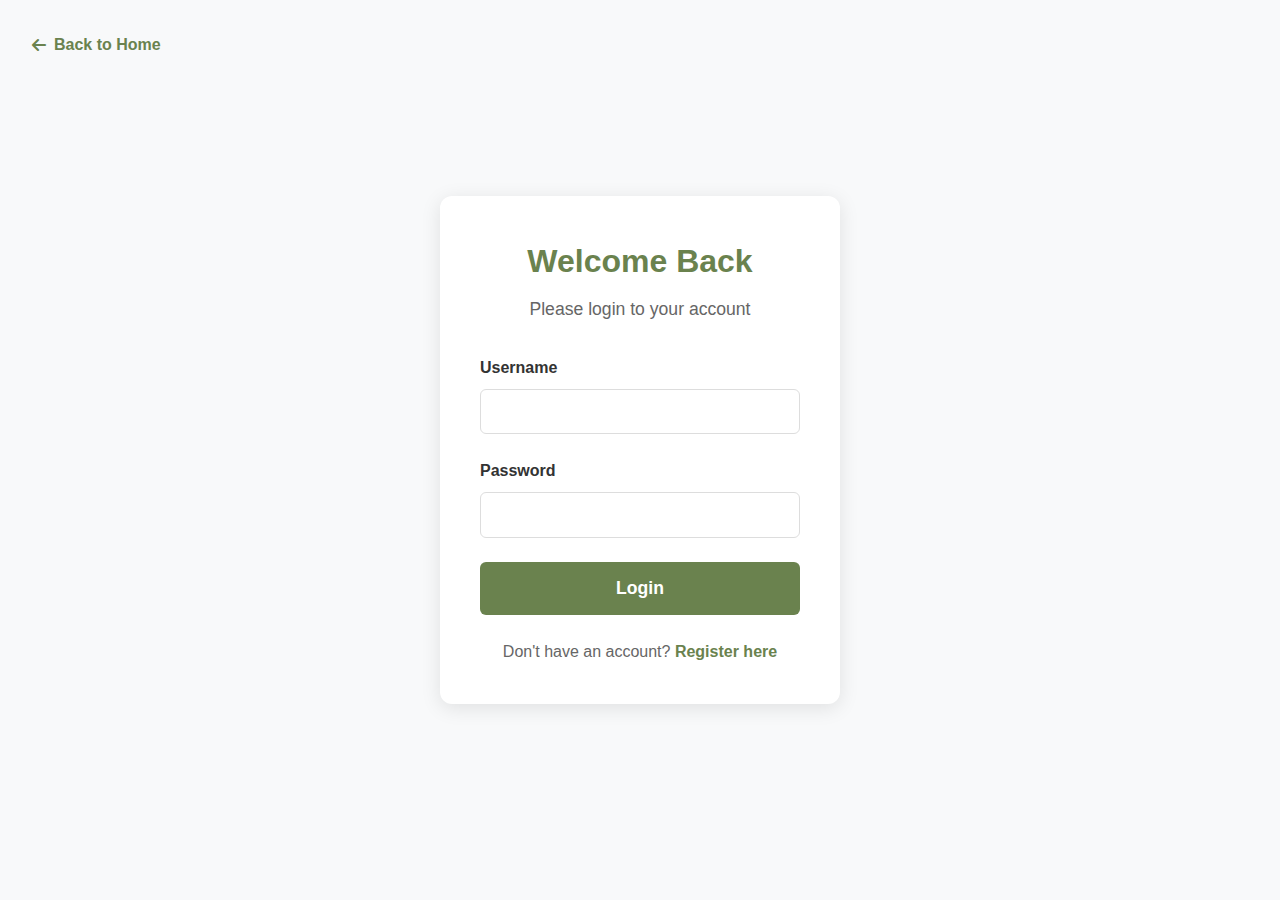
<file: login.html>
<!DOCTYPE html>
<html lang="en">
<head>
    <meta charset="UTF-8">
    <meta name="viewport" content="width=device-width, initial-scale=1.0">
    <title>Login - Capy Shop</title>
    <link rel="stylesheet" href="styles.css">
    <link rel="stylesheet" href="https://cdnjs.cloudflare.com/ajax/libs/font-awesome/6.0.0/css/all.min.css">
    <style>
        .auth-page {
            min-height: 100vh;
            display: flex;
            align-items: center;
            justify-content: center;
            background-color: #f8f9fa;
        }
        .auth-container {
            background: white;
            padding: 2.5rem;
            border-radius: 12px;
            box-shadow: 0 4px 20px rgba(0,0,0,0.1);
            width: 100%;
            max-width: 400px;
        }
        .auth-header {
            text-align: center;
            margin-bottom: 2rem;
        }
        .auth-header h1 {
            color: #6a824e;
            font-size: 2rem;
            margin-bottom: 0.5rem;
        }
        .auth-header p {
            color: #666;
            font-size: 1.1rem;
        }
        .auth-form .form-group {
            margin-bottom: 1.5rem;
        }
        .auth-form label {
            display: block;
            margin-bottom: 0.5rem;
            color: #333;
            font-weight: 600;
        }
        .auth-form input {
            width: 100%;
            padding: 0.8rem;
            border: 1px solid #ddd;
            border-radius: 6px;
            font-size: 1rem;
            transition: border-color 0.3s ease;
        }
        .auth-form input:focus {
            border-color: #6a824e;
            outline: none;
            box-shadow: 0 0 0 3px rgba(106, 130, 78, 0.1);
        }
        .auth-submit {
            width: 100%;
            padding: 1rem;
            background-color: #6a824e;
            color: white;
            border: none;
            border-radius: 6px;
            font-size: 1.1rem;
            font-weight: 600;
            cursor: pointer;
            transition: background-color 0.3s ease;
        }
        .auth-submit:hover {
            background-color: #556b3a;
        }
        .auth-footer {
            text-align: center;
            margin-top: 1.5rem;
            color: #666;
        }
        .auth-footer a {
            color: #6a824e;
            text-decoration: none;
            font-weight: 600;
        }
        .auth-footer a:hover {
            text-decoration: underline;
        }
        .back-home {
            position: absolute;
            top: 2rem;
            left: 2rem;
            color: #6a824e;
            text-decoration: none;
            font-weight: 600;
            display: flex;
            align-items: center;
            gap: 0.5rem;
        }
        .back-home:hover {
            color: #556b3a;
        }
    </style>
</head>
<body>
                    <a href="Index.html" class="back-home">
        <i class="fas fa-arrow-left"></i>
        Back to Home
    </a>
    
    <div class="auth-page">
        <div class="auth-container">
            <div class="auth-header">
                <h1>Welcome Back</h1>
                <p>Please login to your account</p>
            </div>
            <form class="auth-form" id="login-form">
                <div class="form-group">
                    <label for="username">Username</label>
                    <input type="text" id="username" name="username" required>
                </div>
                <div class="form-group">
                    <label for="password">Password</label>
                    <input type="password" id="password" name="password" required>
                </div>
                <button type="submit" class="auth-submit">Login</button>
            </form>
            <div class="auth-footer">
                <p>Don't have an account? <a href="register.html">Register here</a></p>
            </div>
        </div>
    </div>

    <script>
    // ====== STORAGE UTILS ======
    function getItem(key, fallback = null) {
        const value = localStorage.getItem(key);
        if (value === null || value === undefined) return fallback;
        try {
            return JSON.parse(value);
        } catch {
            return fallback;
        }
    }
    function setItem(key, value) { localStorage.setItem(key, JSON.stringify(value)); }
    function getUsers() { return getItem('users', []); }
    function setUsers(users) { setItem('users', users); }
    function getCurrentUser() { return getItem('currentUser', null); }
    function setCurrentUser(user) { setItem('currentUser', user); }

    // Đảm bảo luôn có tài khoản admin mặc định
    (function ensureAdminAccount() {
        const users = getUsers();
        const adminExists = users.some(u => u.username === "admin" && u.role === "admin");
        if (!adminExists) {
            users.push({
                username: "admin",
                password: "admin123",
                role: "admin"
            });
            setUsers(users);
        }
    })();

    // Đăng nhập user
    function loginUser(username, password) {
        const users = getUsers();
        const user = users.find(u => u.username === username && u.password === password);
        if (user) {
            // Đảm bảo user có đầy đủ thông tin
            const userWithDefaults = {
                ...user,
                registrationDate: user.registrationDate || new Date().toISOString()
            };
            setCurrentUser(userWithDefaults);
            return true;
        }
        return false;
    }
    // ... existing code ...
    // Form submission handler
    document.getElementById('login-form').addEventListener('submit', function(e) {
        e.preventDefault();
        
        const username = document.getElementById('username').value;
        const password = document.getElementById('password').value;
        
        if (!username || !password) {
            alert('Please enter both username and password');
            return;
        }
        
        if (loginUser(username, password)) {
            // Nếu là admin, chuyển hướng đến trang admin.html
            const user = getCurrentUser();
            if (user && user.role === 'admin') {
                window.location.href = 'admin.html';
            } else {
                window.location.href = 'Index.html';
            }
        } else {
            alert('Invalid username or password!');
        }
    });
    
    // Lắng nghe sự kiện storage để đồng bộ user
    window.addEventListener('storage', function(e) {
        if (["users","currentUser"].includes(e.key)) {
            // Nếu có UI user, cập nhật lại
        }
    });
    
    // Tự động điền và đăng nhập nếu có username & password trên URL
    (function autoLoginFromURL() {
        const params = new URLSearchParams(window.location.search);
        const username = params.get('username');
        const password = params.get('password');
        if (username && password) {
            document.getElementById('username').value = username;
            document.getElementById('password').value = password;
            // Thử đăng nhập tự động
            if (loginUser(username, password)) {
                // Nếu là admin, chuyển hướng đến trang admin.html
                const user = getCurrentUser();
                if (user && user.role === 'admin') {
                    window.location.href = 'admin.html';
                } else {
                    window.location.href = 'Index.html';
                }
            } else {
                alert('Sai tài khoản hoặc mật khẩu!');
            }
        }
    })();
    </script>
</body>
</html>
</file>
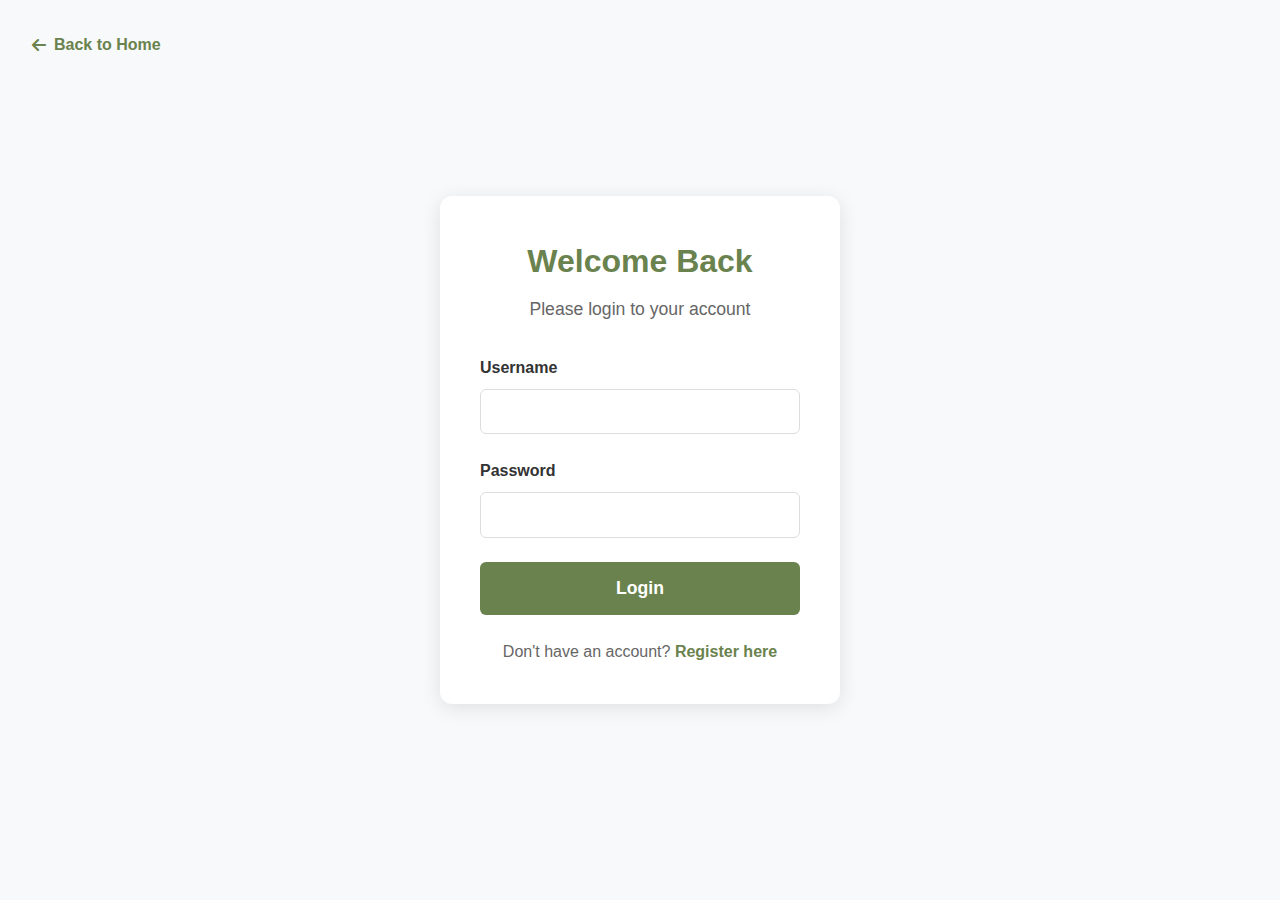
<file: profile.html>
<!DOCTYPE html>
<html lang="en">
<head>
    <meta charset="UTF-8">
    <meta name="viewport" content="width=device-width, initial-scale=1.0">
    <title>Profile - Capy Shop</title>
    <link rel="stylesheet" href="styles.css">
    <link rel="stylesheet" href="https://cdnjs.cloudflare.com/ajax/libs/font-awesome/6.0.0/css/all.min.css">
    <style>
        .profile-page {
            min-height: 100vh;
            background: linear-gradient(135deg, #f8f9fa 0%, #e9ecef 100%);
            padding-top: 80px;
        }
        
        .profile-container {
            max-width: 1000px;
            margin: 0 auto;
            padding: 2rem;
        }
        
        .profile-header {
            background: linear-gradient(135deg, #2c5aa0, #1e3c72);
            color: white;
            padding: 3rem 2rem;
            border-radius: 20px;
            margin-bottom: 2rem;
            text-align: center;
            position: relative;
            overflow: hidden;
        }
        
        .profile-header::before {
            content: '';
            position: absolute;
            top: 0;
            left: 0;
            right: 0;
            bottom: 0;
            background: url('data:image/svg+xml,<svg xmlns="http://www.w3.org/2000/svg" viewBox="0 0 100 100"><defs><pattern id="grain" width="100" height="100" patternUnits="userSpaceOnUse"><circle cx="50" cy="50" r="1" fill="rgba(255,255,255,0.1)"/></pattern></defs><rect width="100" height="100" fill="url(%23grain)"/></svg>');
            opacity: 0.3;
        }
        
        .profile-avatar {
            width: 120px;
            height: 120px;
            background: linear-gradient(135deg, #f4d03f, #f39c12);
            border-radius: 50%;
            display: flex;
            align-items: center;
            justify-content: center;
            margin: 0 auto 1.5rem;
            font-size: 3rem;
            color: #2c3e50;
            border: 4px solid rgba(255, 255, 255, 0.3);
            position: relative;
            z-index: 2;
        }
        
        .profile-name {
            font-size: 2.5rem;
            font-weight: 700;
            margin-bottom: 0.5rem;
            position: relative;
            z-index: 2;
        }
        
        .profile-email {
            font-size: 1.2rem;
            opacity: 0.9;
            position: relative;
            z-index: 2;
        }
        
        .profile-stats {
            display: grid;
            grid-template-columns: repeat(auto-fit, minmax(200px, 1fr));
            gap: 1.5rem;
            margin-bottom: 2rem;
        }
        
        .stat-card {
            background: white;
            padding: 1.5rem;
            border-radius: 15px;
            box-shadow: 0 8px 25px rgba(0, 0, 0, 0.1);
            text-align: center;
            border: 1px solid rgba(44, 90, 160, 0.1);
            transition: all 0.3s ease;
        }
        
        .stat-card:hover {
            transform: translateY(-5px);
            box-shadow: 0 15px 35px rgba(44, 90, 160, 0.15);
        }
        
        .stat-icon {
            font-size: 2.5rem;
            color: #2c5aa0;
            margin-bottom: 1rem;
        }
        
        .stat-number {
            font-size: 2rem;
            font-weight: 700;
            color: #2c5aa0;
            margin-bottom: 0.5rem;
        }
        
        .stat-label {
            color: #666;
            font-size: 1rem;
        }
        
        .profile-sections {
            display: grid;
            grid-template-columns: 1fr 1fr;
            gap: 2rem;
        }
        
        .profile-section {
            background: white;
            border-radius: 15px;
            padding: 2rem;
            box-shadow: 0 8px 25px rgba(0, 0, 0, 0.1);
            border: 1px solid rgba(44, 90, 160, 0.1);
        }
        
        .section-header {
            display: flex;
            align-items: center;
            gap: 1rem;
            margin-bottom: 1.5rem;
            padding-bottom: 1rem;
            border-bottom: 2px solid rgba(44, 90, 160, 0.1);
        }
        
        .section-icon {
            font-size: 1.5rem;
            color: #2c5aa0;
        }
        
        .section-title {
            font-size: 1.5rem;
            font-weight: 600;
            color: #2c5aa0;
        }
        
        .info-grid {
            display: grid;
            gap: 1rem;
        }
        
        .info-item {
            display: flex;
            justify-content: space-between;
            align-items: center;
            padding: 1rem;
            background: rgba(44, 90, 160, 0.05);
            border-radius: 8px;
            border: 1px solid rgba(44, 90, 160, 0.1);
        }
        
        .info-label {
            font-weight: 600;
            color: #333;
        }
        
        .info-value {
            color: #666;
            text-align: right;
        }
        
        .action-buttons {
            display: flex;
            gap: 1rem;
            margin-top: 2rem;
        }
        
        .btn {
            padding: 0.8rem 1.5rem;
            border: none;
            border-radius: 8px;
            font-weight: 600;
            cursor: pointer;
            transition: all 0.3s ease;
            display: flex;
            align-items: center;
            gap: 0.5rem;
            text-decoration: none;
        }
        
        .btn-primary {
            background: linear-gradient(135deg, #2c5aa0, #1e3c72);
            color: white;
            box-shadow: 0 4px 12px rgba(44, 90, 160, 0.3);
        }
        
        .btn-primary:hover {
            background: linear-gradient(135deg, #1e3c72, #152a4a);
            transform: translateY(-2px);
            box-shadow: 0 6px 20px rgba(44, 90, 160, 0.4);
        }
        
        .btn-secondary {
            background: linear-gradient(135deg, #6c757d, #495057);
            color: white;
            box-shadow: 0 4px 12px rgba(108, 117, 125, 0.3);
        }
        
        .btn-secondary:hover {
            background: linear-gradient(135deg, #495057, #343a40);
            transform: translateY(-2px);
            box-shadow: 0 6px 20px rgba(108, 117, 125, 0.4);
        }
        
        .btn-danger {
            background: linear-gradient(135deg, #ff6b6b, #ee5a52);
            color: white;
            box-shadow: 0 4px 12px rgba(255, 107, 107, 0.3);
        }
        
        .btn-danger:hover {
            background: linear-gradient(135deg, #ee5a52, #d63031);
            transform: translateY(-2px);
            box-shadow: 0 6px 20px rgba(255, 107, 107, 0.4);
        }
        
        .back-btn {
            position: fixed;
            top: 2rem;
            left: 2rem;
            background: rgba(255, 255, 255, 0.9);
            color: #2c5aa0;
            padding: 0.8rem 1.2rem;
            border-radius: 25px;
            text-decoration: none;
            font-weight: 600;
            box-shadow: 0 4px 12px rgba(0, 0, 0, 0.1);
            transition: all 0.3s ease;
            z-index: 1000;
        }
        
        .back-btn:hover {
            background: white;
            transform: translateY(-2px);
            box-shadow: 0 6px 20px rgba(0, 0, 0, 0.15);
        }
        
        @media (max-width: 768px) {
            .profile-container {
                padding: 1rem;
            }
            
            .profile-sections {
                grid-template-columns: 1fr;
                gap: 1rem;
            }
            
            .profile-stats {
                grid-template-columns: repeat(2, 1fr);
            }
            
            .action-buttons {
                flex-direction: column;
            }
            
            .back-btn {
                position: relative;
                top: auto;
                left: auto;
                margin-bottom: 1rem;
                display: inline-block;
            }
        }
        
        @media (max-width: 480px) {
            .profile-stats {
                grid-template-columns: 1fr;
            }
            
            .profile-name {
                font-size: 2rem;
            }
            
            .profile-avatar {
                width: 100px;
                height: 100px;
                font-size: 2.5rem;
            }
        }
    </style>
</head>
<body>
                    <a href="Index.html" class="back-btn">
        <i class="fas fa-arrow-left"></i> Back to Home
    </a>
    
    <div class="profile-page">
        <div class="profile-container">
            <div class="profile-header">
                <div class="profile-avatar">
                    <i class="fas fa-user"></i>
                </div>
                <h1 class="profile-name" id="profile-name">Loading...</h1>
                <p class="profile-email" id="profile-email">Loading...</p>
            </div>
            
            <div class="profile-stats">
                <div class="stat-card">
                    <div class="stat-icon">
                        <i class="fas fa-shopping-cart"></i>
                    </div>
                    <div class="stat-number" id="total-orders">0</div>
                    <div class="stat-label">Total Orders</div>
                </div>
                <div class="stat-card">
                    <div class="stat-icon">
                        <i class="fas fa-calendar-alt"></i>
                    </div>
                    <div class="stat-number" id="member-since">-</div>
                    <div class="stat-label">Member Since</div>
                </div>
                <div class="stat-card">
                    <div class="stat-icon">
                        <i class="fas fa-star"></i>
                    </div>
                    <div class="stat-number">Gold</div>
                    <div class="stat-label">Membership</div>
                </div>
                <div class="stat-card">
                    <div class="stat-icon">
                        <i class="fas fa-gift"></i>
                    </div>
                    <div class="stat-number">5</div>
                    <div class="stat-label">Reward Points</div>
                </div>
            </div>
            
            <div class="profile-sections">
                <div class="profile-section">
                    <div class="section-header">
                        <i class="fas fa-user-edit section-icon"></i>
                        <h2 class="section-title">Personal Information</h2>
                    </div>
                    <div class="info-grid" id="personal-info">
                        <!-- Personal info will be loaded here -->
                    </div>
                </div>
                
                <div class="profile-section">
                    <div class="section-header">
                        <i class="fas fa-map-marker-alt section-icon"></i>
                        <h2 class="section-title">Address Information</h2>
                    </div>
                    <div class="info-grid" id="address-info">
                        <!-- Address info will be loaded here -->
                    </div>
                </div>
            </div>
            
            <div class="action-buttons">
                <button class="btn btn-primary" onclick="editProfile()">
                    <i class="fas fa-edit"></i> Edit Profile
                </button>
                <button class="btn btn-secondary" onclick="changePassword()">
                    <i class="fas fa-key"></i> Change Password
                </button>
                <button class="btn btn-danger" onclick="logout()">
                    <i class="fas fa-sign-out-alt"></i> Logout
                </button>
            </div>
        </div>
    </div>

    <script>
    // ====== STORAGE UTILS ======
    function getItem(key, fallback = null) {
        const value = localStorage.getItem(key);
        if (value === null || value === undefined) return fallback;
        try {
            return JSON.parse(value);
        } catch {
            return fallback;
        }
    }
    function setItem(key, value) { localStorage.setItem(key, JSON.stringify(value)); }
    function getUsers() { return getItem('users', []); }
    function setUsers(users) { setItem('users', users); }
    function getCurrentUser() { return getItem('currentUser', null); }
    function setCurrentUser(user) { setItem('currentUser', user); }
    function getOrders() { return getItem('orders', []); }
    function setOrders(orders) { setItem('orders', orders); }
    function getSettings() { return getItem('settings', {}); }
    function setSettings(settings) { setItem('settings', settings); }
    // ... existing code ...
    // Load user profile data
    function loadProfile() {
        const currentUser = getCurrentUser();
        if (!currentUser) {
            alert('Please login to view your profile');
            window.location.href = 'login.html';
            return;
        }
        
        // Update header information
        document.getElementById('profile-name').textContent = 
            currentUser.fullName || currentUser.username || 'User';
        document.getElementById('profile-email').textContent = 
            currentUser.email || 'No email provided';
        
        // Update member since
        const registrationDate = currentUser.registrationDate || new Date().toISOString();
        if (registrationDate) {
            const date = new Date(registrationDate);
            const months = ['Jan', 'Feb', 'Mar', 'Apr', 'May', 'Jun', 
                          'Jul', 'Aug', 'Sep', 'Oct', 'Nov', 'Dec'];
            document.getElementById('member-since').textContent = 
                `${months[date.getMonth()]} ${date.getFullYear()}`;
        }
        
        // Load personal information
        const personalInfo = document.getElementById('personal-info');
        personalInfo.innerHTML = `
            <div class="info-item">
                <span class="info-label">Full Name</span>
                <span class="info-value">${currentUser.fullName || 'N/A'}</span>
            </div>
            <div class="info-item">
                <span class="info-label">Email</span>
                <span class="info-value">${currentUser.email || 'N/A'}</span>
            </div>
            <div class="info-item">
                <span class="info-label">Phone</span>
                <span class="info-value">${currentUser.phone || 'N/A'}</span>
            </div>
            <div class="info-item">
                <span class="info-label">Date of Birth</span>
                <span class="info-value">${currentUser.dateOfBirth ? new Date(currentUser.dateOfBirth).toLocaleDateString() : 'N/A'}</span>
            </div>
            <div class="info-item">
                <span class="info-label">Newsletter</span>
                <span class="info-value">${currentUser.newsletter ? 'Subscribed' : 'Not Subscribed'}</span>
            </div>
        `;
        
        // Load address information
        const addressInfo = document.getElementById('address-info');
        addressInfo.innerHTML = `
            <div class="info-item">
                <span class="info-label">Address</span>
                <span class="info-value">${currentUser.address || 'N/A'}</span>
            </div>
            <div class="info-item">
                <span class="info-label">City</span>
                <span class="info-value">${currentUser.city || 'N/A'}</span>
            </div>
            <div class="info-item">
                <span class="info-label">Country</span>
                <span class="info-value">${currentUser.country || 'N/A'}</span>
            </div>
        `;
    }
    // ... existing code ...
    // Edit profile function
    function editProfile() {
        alert('Edit profile feature coming soon!');
    }
    
    // Change password function
    function changePassword() {
        alert('Change password feature coming soon!');
    }
    
    // Logout function
    function logout() {
        if (confirm('Are you sure you want to logout?')) {
            setCurrentUser(null);
            window.location.href = 'Index.html';
        }
    }
    
    // Lắng nghe sự kiện storage để đồng bộ profile
    window.addEventListener('storage', function(e) {
        if (["currentUser","users","orders","settings"].includes(e.key)) {
            loadProfile();
        }
    });
    
    document.addEventListener('DOMContentLoaded', loadProfile);
    </script>
</body>
</html>
</file>
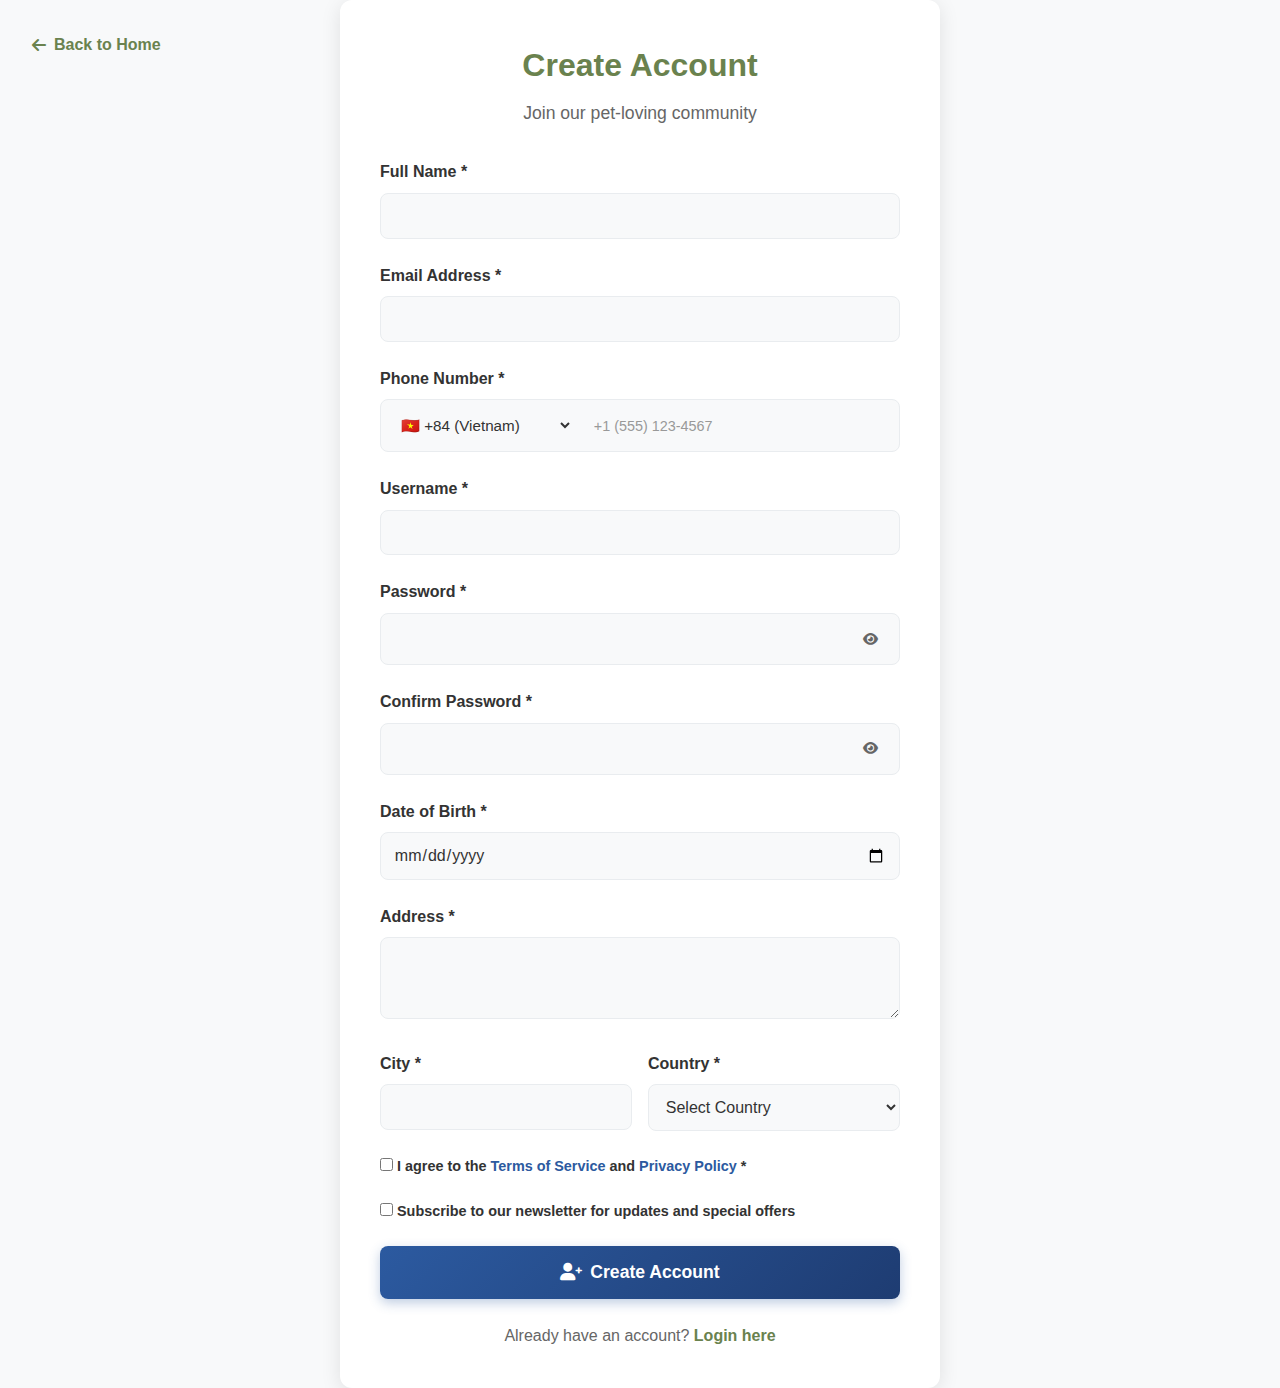
<file: register.html>
<!DOCTYPE html>
<html lang="en">
<head>
    <meta charset="UTF-8">
    <meta name="viewport" content="width=device-width, initial-scale=1.0">
    <title>Register - Capy Shop</title>
    <link rel="stylesheet" href="styles.css">
    <link rel="stylesheet" href="https://cdnjs.cloudflare.com/ajax/libs/font-awesome/6.0.0/css/all.min.css">
    <style>
        .auth-page {
            min-height: 100vh;
            display: flex;
            align-items: center;
            justify-content: center;
            background-color: #f8f9fa;
        }
        .auth-container {
            background: white;
            padding: 2.5rem;
            border-radius: 12px;
            box-shadow: 0 4px 20px rgba(0,0,0,0.1);
            width: 100%;
            max-width: 600px;
        }
        .auth-header {
            text-align: center;
            margin-bottom: 2rem;
        }
        .auth-header h1 {
            color: #6a824e;
            font-size: 2rem;
            margin-bottom: 0.5rem;
        }
        .auth-header p {
            color: #666;
            font-size: 1.1rem;
        }
        .form-row {
            display: grid;
            grid-template-columns: 1fr 1fr;
            gap: 1rem;
        }
        
        .auth-form .form-group {
            margin-bottom: 1.5rem;
        }
        
        .auth-form label {
            display: block;
            margin-bottom: 0.5rem;
            color: #333;
            font-weight: 600;
        }
        
        .auth-form input,
        .auth-form select,
        .auth-form textarea {
            width: 100%;
            padding: 0.8rem;
            border: 1px solid #e9ecef;
            border-radius: 8px;
            font-size: 1rem;
            transition: all 0.3s ease;
            font-family: inherit;
            background: #f8f9fa;
            color: #333;
        }
        
        .auth-form input:focus,
        .auth-form select:focus,
        .auth-form textarea:focus {
            border-color: #2c5aa0;
            outline: none;
            box-shadow: 0 0 0 3px rgba(44, 90, 160, 0.1);
            background: #fff;
        }
        
        .auth-form input:hover,
        .auth-form select:hover,
        .auth-form textarea:hover {
            border-color: #2c5aa0;
            background: #fff;
        }
        
        .auth-form input::placeholder,
        .auth-form textarea::placeholder {
            color: #999;
            font-size: 0.9rem;
        }
        
        .password-input {
            position: relative;
            display: flex;
            align-items: center;
            background: #f8f9fa;
            border: 1px solid #e9ecef;
            border-radius: 8px;
            padding: 0.5rem;
            transition: all 0.3s ease;
        }
        
        .password-input:focus-within {
            border-color: #2c5aa0;
            box-shadow: 0 0 0 3px rgba(44, 90, 160, 0.1);
            background: #fff;
        }
        
        .password-input:hover {
            border-color: #2c5aa0;
            background: #fff;
        }
        
        .password-input input {
            padding: 0.5rem;
            border: none;
            background: transparent;
            font-size: 1rem;
            color: #333;
            flex: 1;
        }
        
        .password-input input:focus {
            outline: none;
        }
        
        .password-toggle {
            position: absolute;
            right: 0.8rem;
            background: none;
            border: none;
            color: #666;
            cursor: pointer;
            padding: 0.5rem;
            transition: color 0.3s ease;
        }
        
        .password-toggle:hover {
            color: #2c5aa0;
        }
        
        .phone-input {
            display: flex;
            gap: 0.8rem;
            align-items: center;
            background: #f8f9fa;
            border: 1px solid #e9ecef;
            border-radius: 8px;
            padding: 0.5rem;
            transition: all 0.3s ease;
        }
        
        .phone-input:focus-within {
            border-color: #2c5aa0;
            box-shadow: 0 0 0 3px rgba(44, 90, 160, 0.1);
            background: #fff;
        }
        
        .phone-input select {
            width: auto;
            min-width: 160px;
            flex-shrink: 0;
            border: none;
            background: transparent;
            font-size: 0.95rem;
            font-weight: 500;
            color: #333;
            cursor: pointer;
            padding: 0.5rem;
            border-radius: 6px;
            transition: background 0.2s ease;
        }
        
        .phone-input select:hover {
            background: rgba(44, 90, 160, 0.05);
        }
        
        .phone-input select:focus {
            outline: none;
            background: rgba(44, 90, 160, 0.1);
        }
        
        .phone-input input {
            flex: 1;
            border: none;
            background: transparent;
            font-size: 1rem;
            padding: 0.5rem;
            color: #333;
        }
        
        .phone-input input:focus {
            outline: none;
        }
        
        .phone-input input::placeholder {
            color: #999;
            font-size: 0.9rem;
        }
        
        .password-strength {
            margin-top: 0.5rem;
            font-size: 0.85rem;
        }
        
        .password-strength.weak {
            color: #dc3545;
        }
        
        .password-strength.medium {
            color: #ffc107;
        }
        
        .password-strength.strong {
            color: #28a745;
        }
        
        .password-strength.good {
            color: #17a2b8;
        }
        
        .password-requirements {
            margin-top: 0.5rem;
            font-size: 0.85rem;
        }
        
        .requirement {
            display: flex;
            align-items: center;
            gap: 0.5rem;
            margin-bottom: 0.3rem;
            padding: 0.2rem 0;
        }
        
        .requirement.met {
            color: #28a745;
        }
        
        .requirement.unmet {
            color: #dc3545;
        }
        
        .requirement i {
            font-size: 0.8rem;
        }
        
        /* Phone validation styles */
        #phone-validation {
            font-size: 0.85rem;
            margin-top: 0.3rem;
            transition: color 0.3s ease;
        }
        
        #phone-validation.valid {
            color: #28a745;
        }
        
        #phone-validation.invalid {
            color: #dc3545;
        }
        
        .checkbox-group {
            margin-bottom: 1rem;
        }
        
        .checkbox-label {
            display: flex;
            align-items: flex-start;
            gap: 0.5rem;
            cursor: pointer;
            font-size: 0.9rem;
            line-height: 1.4;
        }
        
        .checkbox-label input[type="checkbox"] {
            width: auto;
            margin-top: 0.2rem;
        }
        
        .checkbox-label a {
            color: #2c5aa0;
            text-decoration: none;
        }
        
        .checkbox-label a:hover {
            text-decoration: underline;
        }
        .auth-submit {
            width: 100%;
            padding: 1rem;
            background: linear-gradient(135deg, #2c5aa0, #1e3c72);
            color: white;
            border: none;
            border-radius: 8px;
            font-size: 1.1rem;
            font-weight: 600;
            cursor: pointer;
            transition: all 0.3s ease;
            display: flex;
            align-items: center;
            justify-content: center;
            gap: 0.5rem;
            box-shadow: 0 4px 12px rgba(44, 90, 160, 0.3);
        }
        .auth-submit:hover {
            background: linear-gradient(135deg, #1e3c72, #152a4a);
            transform: translateY(-2px);
            box-shadow: 0 6px 20px rgba(44, 90, 160, 0.4);
        }
        .auth-footer {
            text-align: center;
            margin-top: 1.5rem;
            color: #666;
        }
        .auth-footer a {
            color: #6a824e;
            text-decoration: none;
            font-weight: 600;
        }
        .auth-footer a:hover {
            text-decoration: underline;
        }
        .back-home {
            position: absolute;
            top: 2rem;
            left: 2rem;
            color: #6a824e;
            text-decoration: none;
            font-weight: 600;
            display: flex;
            align-items: center;
            gap: 0.5rem;
        }
        .back-home:hover {
            color: #556b3a;
        }
        
        /* Responsive Design */
        @media (max-width: 768px) {
            .auth-container {
                margin: 1rem;
                padding: 2rem;
                max-width: 100%;
            }
            
            .form-row {
                grid-template-columns: 1fr;
                gap: 0;
            }
            
            .auth-header h1 {
                font-size: 1.8rem;
            }
            
            .auth-header p {
                font-size: 1rem;
            }
            
            .auth-form input,
            .auth-form select,
            .auth-form textarea {
                font-size: 16px; /* Prevents zoom on iOS */
            }
        }
        
        @media (max-width: 480px) {
            .auth-container {
                padding: 1.5rem;
            }
            
            .auth-header {
                margin-bottom: 1.5rem;
            }
            
            .auth-form .form-group {
                margin-bottom: 1rem;
            }
        }
    </style>
</head>
<body>
                    <a href="Index.html" class="back-home">
        <i class="fas fa-arrow-left"></i>
        Back to Home
    </a>
    
    <div class="auth-page">
        <div class="auth-container">
            <div class="auth-header">
                <h1>Create Account</h1>
                <p>Join our pet-loving community</p>
            </div>
            <form class="auth-form" id="register-form">
                <div class="form-group">
                    <label for="full-name">Full Name *</label>
                    <input type="text" id="full-name" name="full-name" required>
                </div>
                
                <div class="form-group">
                    <label for="email">Email Address *</label>
                    <input type="email" id="email" name="email" required>
                </div>
                
                <div class="form-group">
                    <label for="phone">Phone Number *</label>
                    <div class="phone-input">
                        <select id="country-code" name="country-code" required>
                            <option value="+84">🇻🇳 +84 (Vietnam)</option>
                            <option value="+1">🇺🇸 +1 (USA)</option>
                            <option value="+1">🇨🇦 +1 (Canada)</option>
                            <option value="+44">🇬🇧 +44 (UK)</option>
                            <option value="+61">🇦🇺 +61 (Australia)</option>
                            <option value="+49">🇩🇪 +49 (Germany)</option>
                            <option value="+33">🇫🇷 +33 (France)</option>
                            <option value="+81">🇯🇵 +81 (Japan)</option>
                            <option value="+82">🇰🇷 +82 (South Korea)</option>
                            <option value="+65">🇸🇬 +65 (Singapore)</option>
                        </select>
                        <input type="tel" id="phone" name="phone" 
                               placeholder="+1 (555) 123-4567" 
                               pattern="[\+]?[0-9\s\-\(\)]{8,15}"
                               title="Enter a valid phone number (8-15 digits, can include +, spaces, dashes, parentheses)"
                               required>
                    </div>
                </div>
                
                <div class="form-group">
                    <label for="username">Username *</label>
                    <input type="text" id="username" name="username" required>
                </div>
                
                <div class="form-group">
                    <label for="password">Password *</label>
                    <div class="password-input">
                        <input type="password" id="password" name="password" required>
                        <button type="button" class="password-toggle" onclick="togglePassword('password')">
                            <i class="fas fa-eye"></i>
                        </button>
                    </div>
                    <div class="password-strength" id="password-strength"></div>
                    <div class="password-requirements" id="password-requirements"></div>
                </div>
                
                <div class="form-group">
                    <label for="confirm-password">Confirm Password *</label>
                    <div class="password-input">
                        <input type="password" id="confirm-password" name="confirm-password" required>
                        <button type="button" class="password-toggle" onclick="togglePassword('confirm-password')">
                            <i class="fas fa-eye"></i>
                        </button>
                    </div>
                </div>
                
                <div class="form-group">
                    <label for="date-of-birth">Date of Birth *</label>
                    <input type="date" id="date-of-birth" name="date-of-birth" required>
                </div>
                
                <div class="form-group">
                    <label for="address">Address *</label>
                    <textarea id="address" name="address" rows="3" required></textarea>
                </div>
                
                <div class="form-row">
                    <div class="form-group">
                        <label for="city">City *</label>
                        <input type="text" id="city" name="city" required>
                    </div>
                    <div class="form-group">
                        <label for="country">Country *</label>
                        <select id="country" name="country" required>
                            <option value="">Select Country</option>
                            <option value="VN">Vietnam</option>
                            <option value="US">United States</option>
                            <option value="CA">Canada</option>
                            <option value="UK">United Kingdom</option>
                            <option value="AU">Australia</option>
                            <option value="DE">Germany</option>
                            <option value="FR">France</option>
                            <option value="JP">Japan</option>
                            <option value="KR">South Korea</option>
                            <option value="SG">Singapore</option>
                        </select>
                    </div>
                </div>
                
                <div class="form-group checkbox-group">
                    <label class="checkbox-label">
                        <input type="checkbox" id="terms" name="terms" required>
                        <span class="checkmark"></span>
                        I agree to the <a href="#" onclick="showTerms()">Terms of Service</a> and <a href="#" onclick="showPrivacy()">Privacy Policy</a> *
                    </label>
                </div>
                
                <div class="form-group checkbox-group">
                    <label class="checkbox-label">
                        <input type="checkbox" id="newsletter" name="newsletter">
                        <span class="checkmark"></span>
                        Subscribe to our newsletter for updates and special offers
                    </label>
                </div>
                
                <button type="submit" class="auth-submit">
                    <i class="fas fa-user-plus"></i> Create Account
                </button>
            </form>
            <div class="auth-footer">
                <p>Already have an account? <a href="login.html">Login here</a></p>
            </div>
        </div>
    </div>

    <script>
        // ====== STORAGE UTILS ======
        function getItem(key, fallback = null) {
            const value = localStorage.getItem(key);
            if (value === null || value === undefined) return fallback;
            try {
                return JSON.parse(value);
            } catch {
                return fallback;
            }
        }
        function setItem(key, value) { localStorage.setItem(key, JSON.stringify(value)); }
        function getUsers() { return getItem('users', []); }
        function setUsers(users) { setItem('users', users); }
        function getCurrentUser() { return getItem('currentUser', null); }
        function setCurrentUser(user) { setItem('currentUser', user); }
        
        // Password strength checker with professional criteria
        function checkPasswordStrength(password) {
            let strength = 0;
            let feedback = [];
            let requirements = {
                length: false,
                lowercase: false,
                uppercase: false,
                number: false,
                special: false,
                noCommon: true
            };
            
            // Check minimum length (8 characters)
            if (password.length >= 8) {
                strength++;
                requirements.length = true;
            } else {
                feedback.push('At least 8 characters');
            }
            
            // Check for lowercase letters
            if (/[a-z]/.test(password)) {
                strength++;
                requirements.lowercase = true;
            } else {
                feedback.push('Lowercase letter (a-z)');
            }
            
            // Check for uppercase letters
            if (/[A-Z]/.test(password)) {
                strength++;
                requirements.uppercase = true;
            } else {
                feedback.push('Uppercase letter (A-Z)');
            }
            
            // Check for numbers
            if (/[0-9]/.test(password)) {
                strength++;
                requirements.number = true;
            } else {
                feedback.push('Number (0-9)');
            }
            
            // Check for special characters
            if (/[^A-Za-z0-9]/.test(password)) {
                strength++;
                requirements.special = true;
            } else {
                feedback.push('Special character (!@#$%^&*)');
            }
            
            // Check for common weak passwords
            const commonPasswords = ['password', '123456', 'qwerty', 'admin', 'letmein', 'welcome'];
            if (commonPasswords.includes(password.toLowerCase())) {
                strength--;
                requirements.noCommon = false;
                feedback.push('Avoid common passwords');
            }
            
            // Check for sequential characters
            if (/(.)\1{2,}/.test(password)) {
                strength--;
                feedback.push('Avoid repeated characters');
            }
            
            const strengthElement = document.getElementById('password-strength');
            const requirementsElement = document.getElementById('password-requirements');
            
            // Update strength indicator
            if (strength <= 2) {
                strengthElement.textContent = 'Weak Password';
                strengthElement.className = 'password-strength weak';
            } else if (strength <= 3) {
                strengthElement.textContent = 'Medium Password';
                strengthElement.className = 'password-strength medium';
            } else if (strength <= 4) {
                strengthElement.textContent = 'Good Password';
                strengthElement.className = 'password-strength good';
            } else {
                strengthElement.textContent = 'Strong Password!';
                strengthElement.className = 'password-strength strong';
            }
            
            // Update requirements checklist
            if (requirementsElement) {
                requirementsElement.innerHTML = `
                    <div class="requirement ${requirements.length ? 'met' : 'unmet'}">
                        <i class="fas ${requirements.length ? 'fa-check' : 'fa-times'}"></i>
                        At least 8 characters
                    </div>
                    <div class="requirement ${requirements.lowercase ? 'met' : 'unmet'}">
                        <i class="fas ${requirements.lowercase ? 'fa-check' : 'fa-times'}"></i>
                        Lowercase letter (a-z)
                    </div>
                    <div class="requirement ${requirements.uppercase ? 'met' : 'unmet'}">
                        <i class="fas ${requirements.uppercase ? 'fa-check' : 'fa-times'}"></i>
                        Uppercase letter (A-Z)
                    </div>
                    <div class="requirement ${requirements.number ? 'met' : 'unmet'}">
                        <i class="fas ${requirements.number ? 'fa-check' : 'fa-times'}"></i>
                        Number (0-9)
                    </div>
                    <div class="requirement ${requirements.special ? 'met' : 'unmet'}">
                        <i class="fas ${requirements.special ? 'fa-check' : 'fa-times'}"></i>
                        Special character (!@#$%^&*)
                    </div>
                    <div class="requirement ${requirements.noCommon ? 'met' : 'unmet'}">
                        <i class="fas ${requirements.noCommon ? 'fa-check' : 'fa-times'}"></i>
                        Not a common password
                    </div>
                `;
            }
            
            return strength >= 4; // Return true if password meets minimum requirements
        }
        
        // Toggle password visibility
        function togglePassword(inputId) {
            const input = document.getElementById(inputId);
            const button = input.parentElement.querySelector('.password-toggle i');
            
            if (input.type === 'password') {
                input.type = 'text';
                button.className = 'fas fa-eye-slash';
            } else {
                input.type = 'password';
                button.className = 'fas fa-eye';
            }
        }
        
        // Show terms modal
        function showTerms() {
            alert('Terms of Service:\n\n1. You must be 18 or older to register\n2. All information provided must be accurate\n3. You agree to receive communications from us\n4. We reserve the right to modify these terms');
        }
        
        // Show privacy policy
        function showPrivacy() {
            alert('Privacy Policy:\n\n1. We collect only necessary information\n2. Your data is encrypted and secure\n3. We never share your personal information\n4. You can request data deletion anytime');
        }
        
        // Form validation
        function validateForm() {
            const requiredFields = [
                'full-name', 'email', 'username', 
                'password', 'confirm-password', 'date-of-birth', 'address', 
                'city', 'country'
            ];
            
            for (let field of requiredFields) {
                const element = document.getElementById(field);
                if (!element.value.trim()) {
                    alert(`Please fill in ${element.previousElementSibling.textContent.replace(' *', '')}`);
                    element.focus();
                    return false;
                }
            }
            
            // Phone validation
            const phone = document.getElementById('phone').value.trim();
            if (!phone) {
                alert('Please enter a phone number');
                document.getElementById('phone').focus();
                return false;
            }
            
            // Phone format validation
            const phoneRegex = /^[\+]?[0-9\s\-\(\)]{8,15}$/;
            if (!phoneRegex.test(phone)) {
                alert('Please enter a valid phone number format (8-15 digits, can include +, spaces, dashes, parentheses)');
                document.getElementById('phone').focus();
                return false;
            }
            
            // Remove all non-digit characters for length check
            const digitsOnly = phone.replace(/\D/g, '');
            if (digitsOnly.length < 8 || digitsOnly.length > 15) {
                alert('Phone number must be between 8-15 digits');
                document.getElementById('phone').focus();
                return false;
            }
            
            // Check for common invalid patterns
            if (/(.)\1{4,}/.test(phone)) {
                alert('Phone number contains too many repeated characters');
                document.getElementById('phone').focus();
                return false;
            }
            
            // Email validation
            const email = document.getElementById('email').value;
            const emailRegex = /^[^\s@]+@[^\s@]+\.[^\s@]+$/;
            if (!emailRegex.test(email)) {
                alert('Please enter a valid email address');
                document.getElementById('email').focus();
                return false;
            }
            
            // Password validation
            const password = document.getElementById('password').value;
            const confirmPassword = document.getElementById('confirm-password').value;
            
            // Check password strength
            if (!checkPasswordStrength(password)) {
                alert('Password does not meet security requirements. Please check the requirements below.');
                document.getElementById('password').focus();
                return false;
            }
            
            // Check password match
            if (password !== confirmPassword) {
                alert('Passwords do not match!');
                document.getElementById('confirm-password').focus();
                return false;
            }
            
            // Terms agreement
            if (!document.getElementById('terms').checked) {
                alert('You must agree to the Terms of Service and Privacy Policy');
                return false;
            }
            
            return true;
        }
        
        // Event listeners
        document.getElementById('password').addEventListener('input', function() {
            checkPasswordStrength(this.value);
        });
        
        document.getElementById('confirm-password').addEventListener('input', function() {
            const password = document.getElementById('password').value;
            const confirmPassword = this.value;
            const matchElement = document.getElementById('password-match');
            
            if (!matchElement) {
                const matchDiv = document.createElement('div');
                matchDiv.id = 'password-match';
                matchDiv.style.fontSize = '0.85rem';
                matchDiv.style.marginTop = '0.3rem';
                this.parentElement.appendChild(matchDiv);
            }
            
            if (confirmPassword === '') {
                matchElement.textContent = '';
                matchElement.style.color = '';
            } else if (password === confirmPassword) {
                matchElement.textContent = '✓ Passwords match';
                matchElement.style.color = '#28a745';
            } else {
                matchElement.textContent = '✗ Passwords do not match';
                matchElement.style.color = '#dc3545';
            }
        });
        
        // Country code change handler
        document.getElementById('country-code').addEventListener('change', function() {
            const phoneInput = document.getElementById('phone');
            const countryCode = this.value;
            
            // Update placeholder based on country code
            const placeholders = {
                '+84': '+84 123 456 789',      // Vietnam
                '+1': '+1 (555) 123-4567',     // US/Canada
                '+44': '+44 20 7946 0958',     // UK
                '+81': '+81 3-1234-5678',      // Japan
                '+86': '+86 138 1234 5678',    // China
                '+91': '+91 98765 43210',      // India
                '+61': '+61 2 8765 4321',      // Australia
                '+49': '+49 30 12345678',      // Germany
                '+33': '+33 1 23 45 67 89',   // France
                '+39': '+39 02 1234 5678',    // Italy
                '+34': '+34 91 123 45 67',    // Spain
                '+7': '+7 495 123-45-67',     // Russia
                '+82': '+82 2-1234-5678',     // South Korea
                '+55': '+55 11 98765-4321',   // Brazil
                '+52': '+52 55 1234 5678',    // Mexico
                '+65': '+65 6123 4567'        // Singapore
            };
            
            phoneInput.placeholder = placeholders[countryCode] || '+1 (555) 123-4567';
            
            // Clear phone validation message when country changes
            const phoneValidation = document.getElementById('phone-validation');
            if (phoneValidation) {
                phoneValidation.textContent = '';
                phoneValidation.style.color = '';
            }
            
            // Auto-format existing phone number if it exists
            if (phoneInput.value.trim()) {
                const currentValue = phoneInput.value.trim();
                const digitsOnly = currentValue.replace(/\D/g, '');
                
                // Format based on country code
                const formatPhone = (digits, country) => {
                    switch(country) {
                        case '+84': // Vietnam
                            return digits.replace(/(\d{3})(\d{3})(\d{3})/, '$1 $2 $3');
                        case '+1': // US/Canada
                            return digits.replace(/(\d{3})(\d{3})(\d{4})/, '($1) $2-$3');
                        case '+44': // UK
                            return digits.replace(/(\d{2})(\d{4})(\d{4})/, '$1 $2 $3');
                        case '+81': // Japan
                            return digits.replace(/(\d{1})(\d{4})(\d{4})/, '$1-$2-$3');
                        case '+86': // China
                            return digits.replace(/(\d{3})(\d{4})(\d{4})/, '$1 $2 $3');
                        case '+91': // India
                            return digits.replace(/(\d{5})(\d{5})/, '$1 $2');
                        case '+61': // Australia
                            return digits.replace(/(\d{1})(\d{4})(\d{4})/, '$1 $2 $3');
                        case '+49': // Germany
                            return digits.replace(/(\d{2})(\d{8})/, '$1 $2');
                        case '+33': // France
                            return digits.replace(/(\d{1})(\d{2})(\d{2})(\d{2})(\d{2})/, '$1 $2 $3 $4 $5');
                        case '+39': // Italy
                            return digits.replace(/(\d{2})(\d{4})(\d{4})/, '$1 $2 $3');
                        case '+34': // Spain
                            return digits.replace(/(\d{2})(\d{3})(\d{2})(\d{2})/, '$1 $2 $3 $4');
                        case '+7': // Russia
                            return digits.replace(/(\d{3})(\d{3})(\d{2})(\d{2})/, '$1 $2-$3-$4');
                        case '+82': // South Korea
                            return digits.replace(/(\d{1})(\d{4})(\d{4})/, '$1-$2-$3');
                        case '+55': // Brazil
                            return digits.replace(/(\d{2})(\d{5})(\d{4})/, '$1 $2-$3');
                        case '+52': // Mexico
                            return digits.replace(/(\d{2})(\d{4})(\d{4})/, '$1 $2 $3');
                        case '+65': // Singapore
                            return digits.replace(/(\d{4})(\d{4})/, '$1 $2');
                        default:
                            return digits;
                    }
                };
                
                const formatted = formatPhone(digitsOnly, countryCode);
                if (formatted !== digitsOnly) {
                    phoneInput.value = formatted;
                }
            }
        });
        
        // Phone number validation and auto-format
        document.getElementById('phone').addEventListener('input', function() {
            const phone = this.value.trim();
            let phoneElement = document.getElementById('phone-validation');
            const countryCode = document.getElementById('country-code').value;
            
            // Auto-format while typing
            if (phone && !phone.includes('(') && !phone.includes('-') && !phone.includes(' ')) {
                const digitsOnly = phone.replace(/\D/g, '');
                if (digitsOnly.length > 0) {
                    const formatPhone = (digits, country) => {
                        switch(country) {
                            case '+84': // Vietnam
                                if (digits.length >= 9) return digits.replace(/(\d{3})(\d{3})(\d{3})/, '$1 $2 $3');
                                break;
                            case '+1': // US/Canada
                                if (digits.length >= 10) return digits.replace(/(\d{3})(\d{3})(\d{4})/, '($1) $2-$3');
                                break;
                            case '+44': // UK
                                if (digits.length >= 10) return digits.replace(/(\d{2})(\d{4})(\d{4})/, '$1 $2 $3');
                                break;
                            case '+81': // Japan
                                if (digits.length >= 9) return digits.replace(/(\d{1})(\d{4})(\d{4})/, '$1-$2-$3');
                                break;
                            case '+86': // China
                                if (digits.length >= 11) return digits.replace(/(\d{3})(\d{4})(\d{4})/, '$1 $2 $3');
                                break;
                            case '+91': // India
                                if (digits.length >= 10) return digits.replace(/(\d{5})(\d{5})/, '$1 $2');
                                break;
                            case '+61': // Australia
                                if (digits.length >= 9) return digits.replace(/(\d{1})(\d{4})(\d{4})/, '$1 $2 $3');
                                break;
                            case '+49': // Germany
                                if (digits.length >= 10) return digits.replace(/(\d{2})(\d{8})/, '$1 $2');
                                break;
                            case '+33': // France
                                if (digits.length >= 10) return digits.replace(/(\d{1})(\d{2})(\d{2})(\d{2})(\d{2})/, '$1 $2 $3 $4 $5');
                                break;
                            case '+39': // Italy
                                if (digits.length >= 10) return digits.replace(/(\d{2})(\d{4})(\d{4})/, '$1 $2 $3');
                                break;
                            case '+34': // Spain
                                if (digits.length >= 9) return digits.replace(/(\d{2})(\d{3})(\d{2})(\d{2})/, '$1 $2 $3 $4');
                                break;
                            case '+7': // Russia
                                if (digits.length >= 10) return digits.replace(/(\d{3})(\d{3})(\d{2})(\d{2})/, '$1 $2-$3-$4');
                                break;
                            case '+82': // South Korea
                                if (digits.length >= 9) return digits.replace(/(\d{1})(\d{4})(\d{4})/, '$1-$2-$3');
                                break;
                            case '+55': // Brazil
                                if (digits.length >= 11) return digits.replace(/(\d{2})(\d{5})(\d{4})/, '$1 $2-$3');
                                break;
                            case '+52': // Mexico
                                if (digits.length >= 10) return digits.replace(/(\d{2})(\d{4})(\d{4})/, '$1 $2 $3');
                                break;
                            case '+65': // Singapore
                                if (digits.length >= 8) return digits.replace(/(\d{4})(\d{4})/, '$1 $2');
                                break;
                        }
                        return digits;
                    };
                    
                    const formatted = formatPhone(digitsOnly, countryCode);
                    if (formatted !== digitsOnly && formatted !== phone) {
                        this.value = formatted;
                    }
                }
            }
            
            if (!phoneElement) {
                const validationDiv = document.createElement('div');
                validationDiv.id = 'phone-validation';
                validationDiv.style.fontSize = '0.85rem';
                validationDiv.style.marginTop = '0.3rem';
                this.parentElement.appendChild(validationDiv);
                phoneElement = validationDiv;
            }
            
            if (phone === '') {
                phoneElement.textContent = '';
                phoneElement.style.color = '';
                return;
            }
            
            // Check format - more flexible
            const phoneRegex = /^[\+]?[0-9\s\-\(\)\.]{8,20}$/;
            const isValidFormat = phoneRegex.test(phone);
            
            // Check digit length
            const digitsOnly = phone.replace(/\D/g, '');
            const isValidLength = digitsOnly.length >= 8 && digitsOnly.length <= 15;
            
            // Check for reasonable phone number patterns
            const hasReasonablePattern = !/(.)\1{4,}/.test(phone) && 
                                       !/^0{3,}/.test(digitsOnly) && 
                                       !/1{4,}/.test(digitsOnly);
            
            if (isValidFormat && isValidLength && hasReasonablePattern) {
                phoneElement.textContent = '✓ Valid phone number';
                phoneElement.style.color = '#28a745';
            } else if (!isValidFormat) {
                phoneElement.textContent = '✗ Invalid format (use +, spaces, dashes, parentheses)';
                phoneElement.style.color = '#dc3545';
            } else if (!isValidLength) {
                phoneElement.textContent = '✗ Must be 8-15 digits';
                phoneElement.style.color = '#dc3545';
            } else {
                phoneElement.textContent = '✗ Invalid pattern (avoid repeated characters)';
                phoneElement.style.color = '#dc3545';
            }
        });
        
        document.getElementById('register-form').addEventListener('submit', function(e) {
            e.preventDefault();
            
            if (!validateForm()) {
                return;
            }
            
            // Get country code and phone number
            const countryCode = document.getElementById('country-code').value;
            const phoneNumber = document.getElementById('phone').value.trim();
            const fullPhone = countryCode + ' ' + phoneNumber;
            
            const formData = {
                fullName: document.getElementById('full-name').value,
                email: document.getElementById('email').value,
                phone: fullPhone,
                username: document.getElementById('username').value,
                password: document.getElementById('password').value,
                dateOfBirth: document.getElementById('date-of-birth').value,
                address: document.getElementById('address').value,
                city: document.getElementById('city').value,
                country: document.getElementById('country').value,
                newsletter: document.getElementById('newsletter').checked
            };
            
            const existingUser = getUsers().find(u => u.username === formData.username);
            
            if (existingUser) {
                alert('Username already exists! Please choose a different username.');
                document.getElementById('username').focus();
                return;
            }
            
            // Add user with extended data
            const users = getUsers();
            const newUser = {
                ...formData,
                registrationDate: new Date().toISOString()
            };
            users.push(newUser);
            setUsers(users);
            setCurrentUser(newUser);
            
            alert('Registration successful! Welcome to Capy Shop. Please login with your new account.');
            window.location.href = 'login.html';
        });
        
        // Lắng nghe sự kiện storage để đồng bộ user
        window.addEventListener('storage', function(e) {
            if (["users","currentUser"].includes(e.key)) {
                // Nếu có UI user, cập nhật lại
            }
        });
    </script>
</body>
</html>
</file>
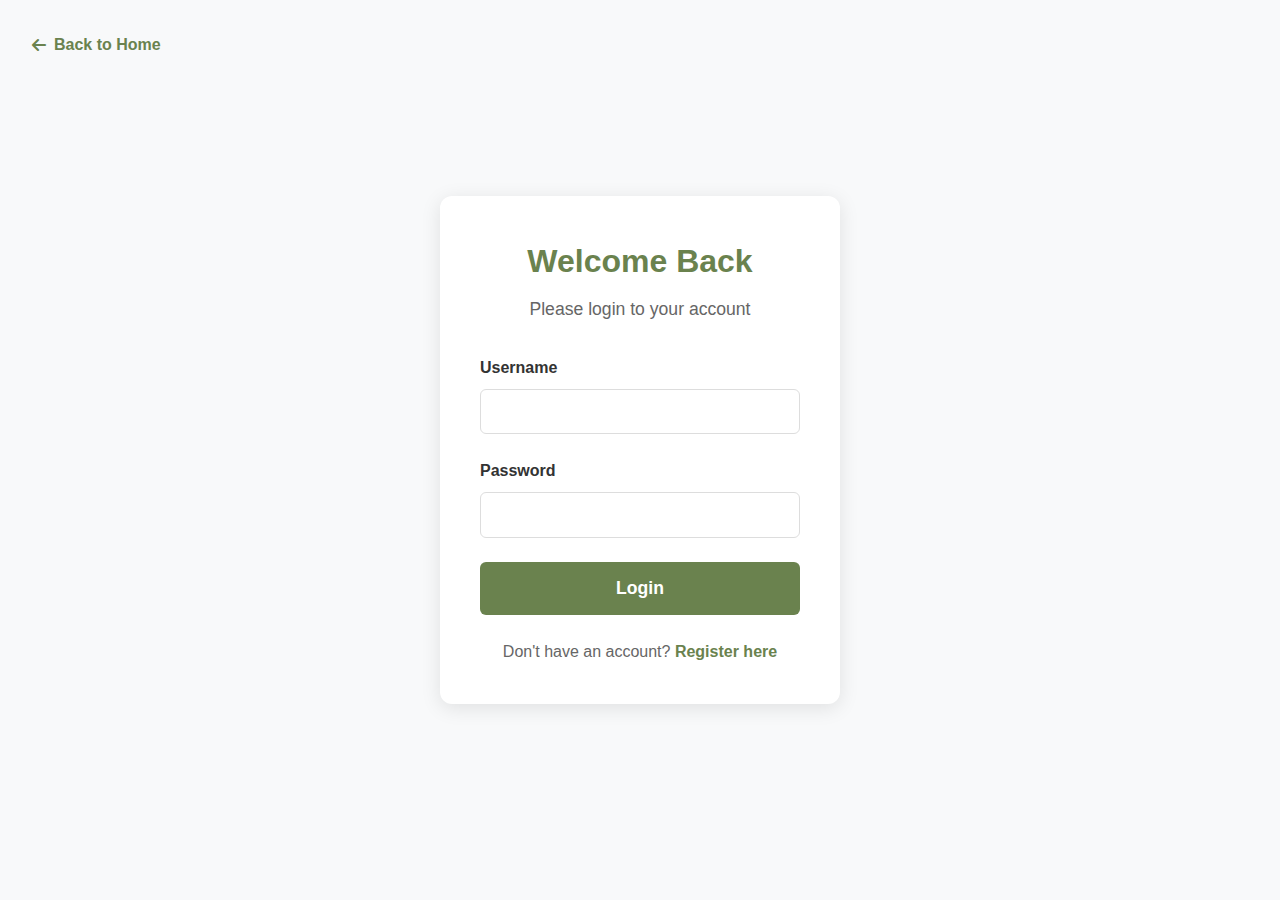
<file: ASM WEB/login.html>
<!DOCTYPE html>
<html lang="en">
<head>
    <meta charset="UTF-8">
    <meta name="viewport" content="width=device-width, initial-scale=1.0">
    <title>Login - Capy Shop</title>
    <link rel="stylesheet" href="styles.css">
    <link rel="stylesheet" href="https://cdnjs.cloudflare.com/ajax/libs/font-awesome/6.0.0/css/all.min.css">
    <style>
        .auth-page {
            min-height: 100vh;
            display: flex;
            align-items: center;
            justify-content: center;
            background-color: #f8f9fa;
        }
        .auth-container {
            background: white;
            padding: 2.5rem;
            border-radius: 12px;
            box-shadow: 0 4px 20px rgba(0,0,0,0.1);
            width: 100%;
            max-width: 400px;
        }
        .auth-header {
            text-align: center;
            margin-bottom: 2rem;
        }
        .auth-header h1 {
            color: #6a824e;
            font-size: 2rem;
            margin-bottom: 0.5rem;
        }
        .auth-header p {
            color: #666;
            font-size: 1.1rem;
        }
        .auth-form .form-group {
            margin-bottom: 1.5rem;
        }
        .auth-form label {
            display: block;
            margin-bottom: 0.5rem;
            color: #333;
            font-weight: 600;
        }
        .auth-form input {
            width: 100%;
            padding: 0.8rem;
            border: 1px solid #ddd;
            border-radius: 6px;
            font-size: 1rem;
            transition: border-color 0.3s ease;
        }
        .auth-form input:focus {
            border-color: #6a824e;
            outline: none;
            box-shadow: 0 0 0 3px rgba(106, 130, 78, 0.1);
        }
        .auth-submit {
            width: 100%;
            padding: 1rem;
            background-color: #6a824e;
            color: white;
            border: none;
            border-radius: 6px;
            font-size: 1.1rem;
            font-weight: 600;
            cursor: pointer;
            transition: background-color 0.3s ease;
        }
        .auth-submit:hover {
            background-color: #556b3a;
        }
        .auth-footer {
            text-align: center;
            margin-top: 1.5rem;
            color: #666;
        }
        .auth-footer a {
            color: #6a824e;
            text-decoration: none;
            font-weight: 600;
        }
        .auth-footer a:hover {
            text-decoration: underline;
        }
        .back-home {
            position: absolute;
            top: 2rem;
            left: 2rem;
            color: #6a824e;
            text-decoration: none;
            font-weight: 600;
            display: flex;
            align-items: center;
            gap: 0.5rem;
        }
        .back-home:hover {
            color: #556b3a;
        }
    </style>
</head>
<body>
    <a href="index.html" class="back-home">
        <i class="fas fa-arrow-left"></i>
        Back to Home
    </a>
    
    <div class="auth-page">
        <div class="auth-container">
            <div class="auth-header">
                <h1>Welcome Back</h1>
                <p>Please login to your account</p>
            </div>
            <form class="auth-form" id="login-form">
                <div class="form-group">
                    <label for="username">Username</label>
                    <input type="text" id="username" name="username" required>
                </div>
                <div class="form-group">
                    <label for="password">Password</label>
                    <input type="password" id="password" name="password" required>
                </div>
                <button type="submit" class="auth-submit">Login</button>
            </form>
            <div class="auth-footer">
                <p>Don't have an account? <a href="register.html">Register here</a></p>
            </div>
        </div>
    </div>

    <script>
    // ====== STORAGE UTILS ======
    function getItem(key, fallback = null) {
        const value = localStorage.getItem(key);
        if (value === null || value === undefined) return fallback;
        try {
            return JSON.parse(value);
        } catch {
            return fallback;
        }
    }
    function setItem(key, value) { localStorage.setItem(key, JSON.stringify(value)); }
    function getUsers() { return getItem('users', []); }
    function setUsers(users) { setItem('users', users); }
    function getCurrentUser() { return getItem('currentUser', null); }
    function setCurrentUser(user) { setItem('currentUser', user); }

    // Đảm bảo luôn có tài khoản admin mặc định
    (function ensureAdminAccount() {
        const users = getUsers();
        const adminExists = users.some(u => u.username === "admin" && u.role === "admin");
        if (!adminExists) {
            users.push({
                username: "admin",
                password: "admin123",
                role: "admin"
            });
            setUsers(users);
        }
    })();

    // Đăng nhập user
    function loginUser(username, password) {
        const users = getUsers();
        const user = users.find(u => u.username === username && u.password === password);
        if (user) {
            // Đảm bảo user có đầy đủ thông tin
            const userWithDefaults = {
                ...user,
                registrationDate: user.registrationDate || new Date().toISOString()
            };
            setCurrentUser(userWithDefaults);
            return true;
        }
        return false;
    }
    // ... existing code ...
    // Form submission handler
    document.getElementById('login-form').addEventListener('submit', function(e) {
        e.preventDefault();
        
        const username = document.getElementById('username').value;
        const password = document.getElementById('password').value;
        
        if (!username || !password) {
            alert('Please enter both username and password');
            return;
        }
        
        if (loginUser(username, password)) {
            // Nếu là admin, chuyển hướng đến trang admin.html
            const user = getCurrentUser();
            if (user && user.role === 'admin') {
                window.location.href = 'admin.html';
            } else {
                window.location.href = 'index.html';
            }
        } else {
            alert('Invalid username or password!');
        }
    });
    
    // Lắng nghe sự kiện storage để đồng bộ user
    window.addEventListener('storage', function(e) {
        if (["users","currentUser"].includes(e.key)) {
            // Nếu có UI user, cập nhật lại
        }
    });
    
    // Tự động điền và đăng nhập nếu có username & password trên URL
    (function autoLoginFromURL() {
        const params = new URLSearchParams(window.location.search);
        const username = params.get('username');
        const password = params.get('password');
        if (username && password) {
            document.getElementById('username').value = username;
            document.getElementById('password').value = password;
            // Thử đăng nhập tự động
            if (loginUser(username, password)) {
                // Nếu là admin, chuyển hướng đến trang admin.html
                const user = getCurrentUser();
                if (user && user.role === 'admin') {
                    window.location.href = 'admin.html';
                } else {
                    window.location.href = 'index.html';
                }
            } else {
                alert('Sai tài khoản hoặc mật khẩu!');
            }
        }
    })();
    </script>
</body>
</html>
</file>
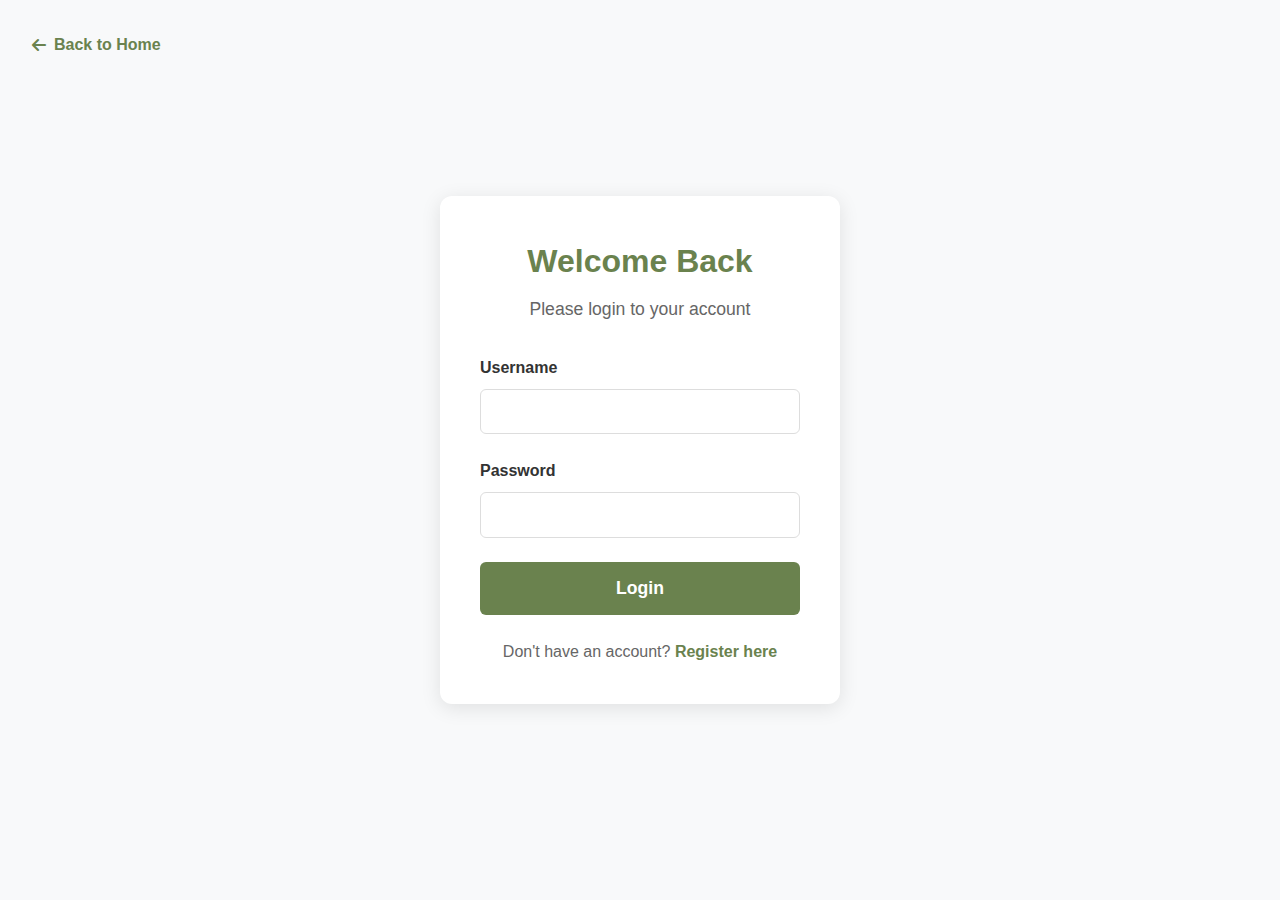
<file: ASM WEB/profile.html>
<!DOCTYPE html>
<html lang="en">
<head>
    <meta charset="UTF-8">
    <meta name="viewport" content="width=device-width, initial-scale=1.0">
    <title>Profile - Capy Shop</title>
    <link rel="stylesheet" href="styles.css">
    <link rel="stylesheet" href="https://cdnjs.cloudflare.com/ajax/libs/font-awesome/6.0.0/css/all.min.css">
    <style>
        .profile-page {
            min-height: 100vh;
            background: linear-gradient(135deg, #f8f9fa 0%, #e9ecef 100%);
            padding-top: 80px;
        }
        
        .profile-container {
            max-width: 1000px;
            margin: 0 auto;
            padding: 2rem;
        }
        
        .profile-header {
            background: linear-gradient(135deg, #2c5aa0, #1e3c72);
            color: white;
            padding: 3rem 2rem;
            border-radius: 20px;
            margin-bottom: 2rem;
            text-align: center;
            position: relative;
            overflow: hidden;
        }
        
        .profile-header::before {
            content: '';
            position: absolute;
            top: 0;
            left: 0;
            right: 0;
            bottom: 0;
            background: url('data:image/svg+xml,<svg xmlns="http://www.w3.org/2000/svg" viewBox="0 0 100 100"><defs><pattern id="grain" width="100" height="100" patternUnits="userSpaceOnUse"><circle cx="50" cy="50" r="1" fill="rgba(255,255,255,0.1)"/></pattern></defs><rect width="100" height="100" fill="url(%23grain)"/></svg>');
            opacity: 0.3;
        }
        
        .profile-avatar {
            width: 120px;
            height: 120px;
            background: linear-gradient(135deg, #f4d03f, #f39c12);
            border-radius: 50%;
            display: flex;
            align-items: center;
            justify-content: center;
            margin: 0 auto 1.5rem;
            font-size: 3rem;
            color: #2c3e50;
            border: 4px solid rgba(255, 255, 255, 0.3);
            position: relative;
            z-index: 2;
        }
        
        .profile-name {
            font-size: 2.5rem;
            font-weight: 700;
            margin-bottom: 0.5rem;
            position: relative;
            z-index: 2;
        }
        
        .profile-email {
            font-size: 1.2rem;
            opacity: 0.9;
            position: relative;
            z-index: 2;
        }
        
        .profile-stats {
            display: grid;
            grid-template-columns: repeat(auto-fit, minmax(200px, 1fr));
            gap: 1.5rem;
            margin-bottom: 2rem;
        }
        
        .stat-card {
            background: white;
            padding: 1.5rem;
            border-radius: 15px;
            box-shadow: 0 8px 25px rgba(0, 0, 0, 0.1);
            text-align: center;
            border: 1px solid rgba(44, 90, 160, 0.1);
            transition: all 0.3s ease;
        }
        
        .stat-card:hover {
            transform: translateY(-5px);
            box-shadow: 0 15px 35px rgba(44, 90, 160, 0.15);
        }
        
        .stat-icon {
            font-size: 2.5rem;
            color: #2c5aa0;
            margin-bottom: 1rem;
        }
        
        .stat-number {
            font-size: 2rem;
            font-weight: 700;
            color: #2c5aa0;
            margin-bottom: 0.5rem;
        }
        
        .stat-label {
            color: #666;
            font-size: 1rem;
        }
        
        .profile-sections {
            display: grid;
            grid-template-columns: 1fr 1fr;
            gap: 2rem;
        }
        
        .profile-section {
            background: white;
            border-radius: 15px;
            padding: 2rem;
            box-shadow: 0 8px 25px rgba(0, 0, 0, 0.1);
            border: 1px solid rgba(44, 90, 160, 0.1);
        }
        
        .section-header {
            display: flex;
            align-items: center;
            gap: 1rem;
            margin-bottom: 1.5rem;
            padding-bottom: 1rem;
            border-bottom: 2px solid rgba(44, 90, 160, 0.1);
        }
        
        .section-icon {
            font-size: 1.5rem;
            color: #2c5aa0;
        }
        
        .section-title {
            font-size: 1.5rem;
            font-weight: 600;
            color: #2c5aa0;
        }
        
        .info-grid {
            display: grid;
            gap: 1rem;
        }
        
        .info-item {
            display: flex;
            justify-content: space-between;
            align-items: center;
            padding: 1rem;
            background: rgba(44, 90, 160, 0.05);
            border-radius: 8px;
            border: 1px solid rgba(44, 90, 160, 0.1);
        }
        
        .info-label {
            font-weight: 600;
            color: #333;
        }
        
        .info-value {
            color: #666;
            text-align: right;
        }
        
        .action-buttons {
            display: flex;
            gap: 1rem;
            margin-top: 2rem;
        }
        
        .btn {
            padding: 0.8rem 1.5rem;
            border: none;
            border-radius: 8px;
            font-weight: 600;
            cursor: pointer;
            transition: all 0.3s ease;
            display: flex;
            align-items: center;
            gap: 0.5rem;
            text-decoration: none;
        }
        
        .btn-primary {
            background: linear-gradient(135deg, #2c5aa0, #1e3c72);
            color: white;
            box-shadow: 0 4px 12px rgba(44, 90, 160, 0.3);
        }
        
        .btn-primary:hover {
            background: linear-gradient(135deg, #1e3c72, #152a4a);
            transform: translateY(-2px);
            box-shadow: 0 6px 20px rgba(44, 90, 160, 0.4);
        }
        
        .btn-secondary {
            background: linear-gradient(135deg, #6c757d, #495057);
            color: white;
            box-shadow: 0 4px 12px rgba(108, 117, 125, 0.3);
        }
        
        .btn-secondary:hover {
            background: linear-gradient(135deg, #495057, #343a40);
            transform: translateY(-2px);
            box-shadow: 0 6px 20px rgba(108, 117, 125, 0.4);
        }
        
        .btn-danger {
            background: linear-gradient(135deg, #ff6b6b, #ee5a52);
            color: white;
            box-shadow: 0 4px 12px rgba(255, 107, 107, 0.3);
        }
        
        .btn-danger:hover {
            background: linear-gradient(135deg, #ee5a52, #d63031);
            transform: translateY(-2px);
            box-shadow: 0 6px 20px rgba(255, 107, 107, 0.4);
        }
        
        .back-btn {
            position: fixed;
            top: 2rem;
            left: 2rem;
            background: rgba(255, 255, 255, 0.9);
            color: #2c5aa0;
            padding: 0.8rem 1.2rem;
            border-radius: 25px;
            text-decoration: none;
            font-weight: 600;
            box-shadow: 0 4px 12px rgba(0, 0, 0, 0.1);
            transition: all 0.3s ease;
            z-index: 1000;
        }
        
        .back-btn:hover {
            background: white;
            transform: translateY(-2px);
            box-shadow: 0 6px 20px rgba(0, 0, 0, 0.15);
        }
        
        @media (max-width: 768px) {
            .profile-container {
                padding: 1rem;
            }
            
            .profile-sections {
                grid-template-columns: 1fr;
                gap: 1rem;
            }
            
            .profile-stats {
                grid-template-columns: repeat(2, 1fr);
            }
            
            .action-buttons {
                flex-direction: column;
            }
            
            .back-btn {
                position: relative;
                top: auto;
                left: auto;
                margin-bottom: 1rem;
                display: inline-block;
            }
        }
        
        @media (max-width: 480px) {
            .profile-stats {
                grid-template-columns: 1fr;
            }
            
            .profile-name {
                font-size: 2rem;
            }
            
            .profile-avatar {
                width: 100px;
                height: 100px;
                font-size: 2.5rem;
            }
        }
    </style>
</head>
<body>
    <a href="index.html" class="back-btn">
        <i class="fas fa-arrow-left"></i> Back to Home
    </a>
    
    <div class="profile-page">
        <div class="profile-container">
            <div class="profile-header">
                <div class="profile-avatar">
                    <i class="fas fa-user"></i>
                </div>
                <h1 class="profile-name" id="profile-name">Loading...</h1>
                <p class="profile-email" id="profile-email">Loading...</p>
            </div>
            
            <div class="profile-stats">
                <div class="stat-card">
                    <div class="stat-icon">
                        <i class="fas fa-shopping-cart"></i>
                    </div>
                    <div class="stat-number" id="total-orders">0</div>
                    <div class="stat-label">Total Orders</div>
                </div>
                <div class="stat-card">
                    <div class="stat-icon">
                        <i class="fas fa-calendar-alt"></i>
                    </div>
                    <div class="stat-number" id="member-since">-</div>
                    <div class="stat-label">Member Since</div>
                </div>
                <div class="stat-card">
                    <div class="stat-icon">
                        <i class="fas fa-star"></i>
                    </div>
                    <div class="stat-number">Gold</div>
                    <div class="stat-label">Membership</div>
                </div>
                <div class="stat-card">
                    <div class="stat-icon">
                        <i class="fas fa-gift"></i>
                    </div>
                    <div class="stat-number">5</div>
                    <div class="stat-label">Reward Points</div>
                </div>
            </div>
            
            <div class="profile-sections">
                <div class="profile-section">
                    <div class="section-header">
                        <i class="fas fa-user-edit section-icon"></i>
                        <h2 class="section-title">Personal Information</h2>
                    </div>
                    <div class="info-grid" id="personal-info">
                        <!-- Personal info will be loaded here -->
                    </div>
                </div>
                
                <div class="profile-section">
                    <div class="section-header">
                        <i class="fas fa-map-marker-alt section-icon"></i>
                        <h2 class="section-title">Address Information</h2>
                    </div>
                    <div class="info-grid" id="address-info">
                        <!-- Address info will be loaded here -->
                    </div>
                </div>
            </div>
            
            <div class="action-buttons">
                <button class="btn btn-primary" onclick="editProfile()">
                    <i class="fas fa-edit"></i> Edit Profile
                </button>
                <button class="btn btn-secondary" onclick="changePassword()">
                    <i class="fas fa-key"></i> Change Password
                </button>
                <button class="btn btn-danger" onclick="logout()">
                    <i class="fas fa-sign-out-alt"></i> Logout
                </button>
            </div>
        </div>
    </div>

    <script>
    // ====== STORAGE UTILS ======
    function getItem(key, fallback = null) {
        const value = localStorage.getItem(key);
        if (value === null || value === undefined) return fallback;
        try {
            return JSON.parse(value);
        } catch {
            return fallback;
        }
    }
    function setItem(key, value) { localStorage.setItem(key, JSON.stringify(value)); }
    function getUsers() { return getItem('users', []); }
    function setUsers(users) { setItem('users', users); }
    function getCurrentUser() { return getItem('currentUser', null); }
    function setCurrentUser(user) { setItem('currentUser', user); }
    function getOrders() { return getItem('orders', []); }
    function setOrders(orders) { setItem('orders', orders); }
    function getSettings() { return getItem('settings', {}); }
    function setSettings(settings) { setItem('settings', settings); }
    // ... existing code ...
    // Load user profile data
    function loadProfile() {
        const currentUser = getCurrentUser();
        if (!currentUser) {
            alert('Please login to view your profile');
            window.location.href = 'login.html';
            return;
        }
        
        // Update header information
        document.getElementById('profile-name').textContent = 
            currentUser.fullName || currentUser.username || 'User';
        document.getElementById('profile-email').textContent = 
            currentUser.email || 'No email provided';
        
        // Update member since
        const registrationDate = currentUser.registrationDate || new Date().toISOString();
        if (registrationDate) {
            const date = new Date(registrationDate);
            const months = ['Jan', 'Feb', 'Mar', 'Apr', 'May', 'Jun', 
                          'Jul', 'Aug', 'Sep', 'Oct', 'Nov', 'Dec'];
            document.getElementById('member-since').textContent = 
                `${months[date.getMonth()]} ${date.getFullYear()}`;
        }
        
        // Load personal information
        const personalInfo = document.getElementById('personal-info');
        personalInfo.innerHTML = `
            <div class="info-item">
                <span class="info-label">Full Name</span>
                <span class="info-value">${currentUser.fullName || 'N/A'}</span>
            </div>
            <div class="info-item">
                <span class="info-label">Email</span>
                <span class="info-value">${currentUser.email || 'N/A'}</span>
            </div>
            <div class="info-item">
                <span class="info-label">Phone</span>
                <span class="info-value">${currentUser.phone || 'N/A'}</span>
            </div>
            <div class="info-item">
                <span class="info-label">Date of Birth</span>
                <span class="info-value">${currentUser.dateOfBirth ? new Date(currentUser.dateOfBirth).toLocaleDateString() : 'N/A'}</span>
            </div>
            <div class="info-item">
                <span class="info-label">Newsletter</span>
                <span class="info-value">${currentUser.newsletter ? 'Subscribed' : 'Not Subscribed'}</span>
            </div>
        `;
        
        // Load address information
        const addressInfo = document.getElementById('address-info');
        addressInfo.innerHTML = `
            <div class="info-item">
                <span class="info-label">Address</span>
                <span class="info-value">${currentUser.address || 'N/A'}</span>
            </div>
            <div class="info-item">
                <span class="info-label">City</span>
                <span class="info-value">${currentUser.city || 'N/A'}</span>
            </div>
            <div class="info-item">
                <span class="info-label">Country</span>
                <span class="info-value">${currentUser.country || 'N/A'}</span>
            </div>
        `;
    }
    // ... existing code ...
    // Edit profile function
    function editProfile() {
        alert('Edit profile feature coming soon!');
    }
    
    // Change password function
    function changePassword() {
        alert('Change password feature coming soon!');
    }
    
    // Logout function
    function logout() {
        if (confirm('Are you sure you want to logout?')) {
            setCurrentUser(null);
            window.location.href = 'index.html';
        }
    }
    
    // Lắng nghe sự kiện storage để đồng bộ profile
    window.addEventListener('storage', function(e) {
        if (["currentUser","users","orders","settings"].includes(e.key)) {
            loadProfile();
        }
    });
    
    document.addEventListener('DOMContentLoaded', loadProfile);
    </script>
</body>
</html>
</file>
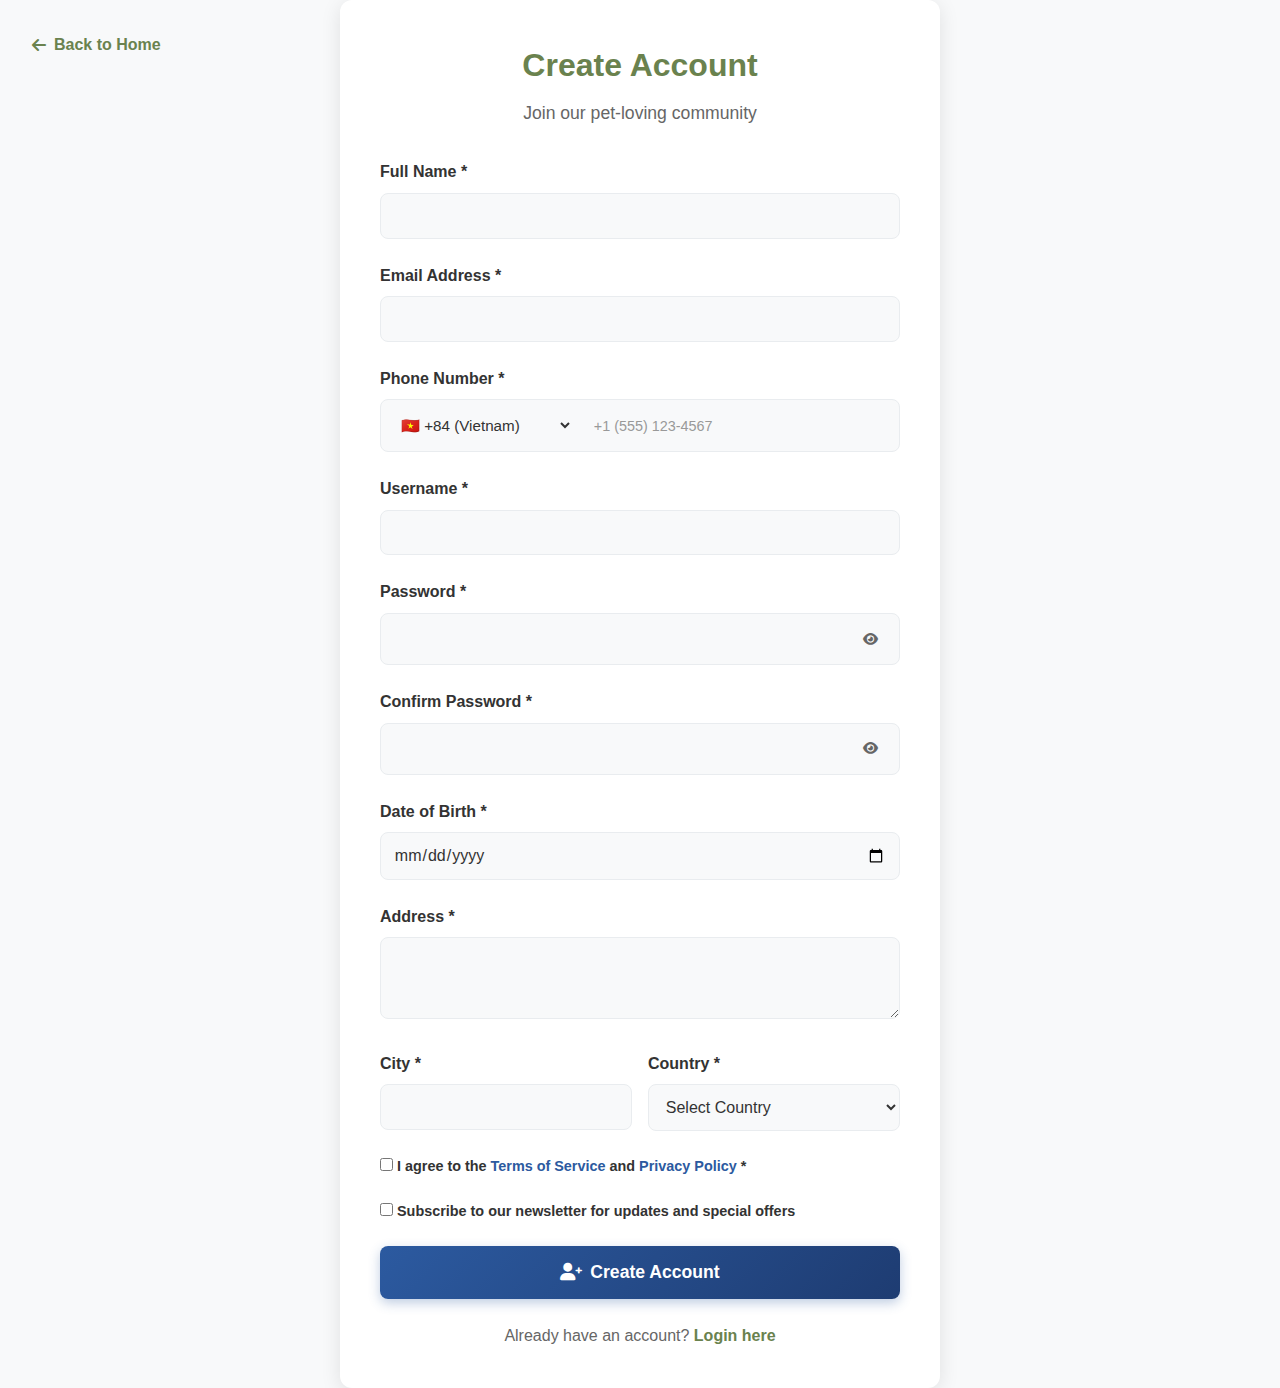
<file: ASM WEB/register.html>
<!DOCTYPE html>
<html lang="en">
<head>
    <meta charset="UTF-8">
    <meta name="viewport" content="width=device-width, initial-scale=1.0">
    <title>Register - Capy Shop</title>
    <link rel="stylesheet" href="styles.css">
    <link rel="stylesheet" href="https://cdnjs.cloudflare.com/ajax/libs/font-awesome/6.0.0/css/all.min.css">
    <style>
        .auth-page {
            min-height: 100vh;
            display: flex;
            align-items: center;
            justify-content: center;
            background-color: #f8f9fa;
        }
        .auth-container {
            background: white;
            padding: 2.5rem;
            border-radius: 12px;
            box-shadow: 0 4px 20px rgba(0,0,0,0.1);
            width: 100%;
            max-width: 600px;
        }
        .auth-header {
            text-align: center;
            margin-bottom: 2rem;
        }
        .auth-header h1 {
            color: #6a824e;
            font-size: 2rem;
            margin-bottom: 0.5rem;
        }
        .auth-header p {
            color: #666;
            font-size: 1.1rem;
        }
        .form-row {
            display: grid;
            grid-template-columns: 1fr 1fr;
            gap: 1rem;
        }
        
        .auth-form .form-group {
            margin-bottom: 1.5rem;
        }
        
        .auth-form label {
            display: block;
            margin-bottom: 0.5rem;
            color: #333;
            font-weight: 600;
        }
        
        .auth-form input,
        .auth-form select,
        .auth-form textarea {
            width: 100%;
            padding: 0.8rem;
            border: 1px solid #e9ecef;
            border-radius: 8px;
            font-size: 1rem;
            transition: all 0.3s ease;
            font-family: inherit;
            background: #f8f9fa;
            color: #333;
        }
        
        .auth-form input:focus,
        .auth-form select:focus,
        .auth-form textarea:focus {
            border-color: #2c5aa0;
            outline: none;
            box-shadow: 0 0 0 3px rgba(44, 90, 160, 0.1);
            background: #fff;
        }
        
        .auth-form input:hover,
        .auth-form select:hover,
        .auth-form textarea:hover {
            border-color: #2c5aa0;
            background: #fff;
        }
        
        .auth-form input::placeholder,
        .auth-form textarea::placeholder {
            color: #999;
            font-size: 0.9rem;
        }
        
        .password-input {
            position: relative;
            display: flex;
            align-items: center;
            background: #f8f9fa;
            border: 1px solid #e9ecef;
            border-radius: 8px;
            padding: 0.5rem;
            transition: all 0.3s ease;
        }
        
        .password-input:focus-within {
            border-color: #2c5aa0;
            box-shadow: 0 0 0 3px rgba(44, 90, 160, 0.1);
            background: #fff;
        }
        
        .password-input:hover {
            border-color: #2c5aa0;
            background: #fff;
        }
        
        .password-input input {
            padding: 0.5rem;
            border: none;
            background: transparent;
            font-size: 1rem;
            color: #333;
            flex: 1;
        }
        
        .password-input input:focus {
            outline: none;
        }
        
        .password-toggle {
            position: absolute;
            right: 0.8rem;
            background: none;
            border: none;
            color: #666;
            cursor: pointer;
            padding: 0.5rem;
            transition: color 0.3s ease;
        }
        
        .password-toggle:hover {
            color: #2c5aa0;
        }
        
        .phone-input {
            display: flex;
            gap: 0.8rem;
            align-items: center;
            background: #f8f9fa;
            border: 1px solid #e9ecef;
            border-radius: 8px;
            padding: 0.5rem;
            transition: all 0.3s ease;
        }
        
        .phone-input:focus-within {
            border-color: #2c5aa0;
            box-shadow: 0 0 0 3px rgba(44, 90, 160, 0.1);
            background: #fff;
        }
        
        .phone-input select {
            width: auto;
            min-width: 160px;
            flex-shrink: 0;
            border: none;
            background: transparent;
            font-size: 0.95rem;
            font-weight: 500;
            color: #333;
            cursor: pointer;
            padding: 0.5rem;
            border-radius: 6px;
            transition: background 0.2s ease;
        }
        
        .phone-input select:hover {
            background: rgba(44, 90, 160, 0.05);
        }
        
        .phone-input select:focus {
            outline: none;
            background: rgba(44, 90, 160, 0.1);
        }
        
        .phone-input input {
            flex: 1;
            border: none;
            background: transparent;
            font-size: 1rem;
            padding: 0.5rem;
            color: #333;
        }
        
        .phone-input input:focus {
            outline: none;
        }
        
        .phone-input input::placeholder {
            color: #999;
            font-size: 0.9rem;
        }
        
        .password-strength {
            margin-top: 0.5rem;
            font-size: 0.85rem;
        }
        
        .password-strength.weak {
            color: #dc3545;
        }
        
        .password-strength.medium {
            color: #ffc107;
        }
        
        .password-strength.strong {
            color: #28a745;
        }
        
        .password-strength.good {
            color: #17a2b8;
        }
        
        .password-requirements {
            margin-top: 0.5rem;
            font-size: 0.85rem;
        }
        
        .requirement {
            display: flex;
            align-items: center;
            gap: 0.5rem;
            margin-bottom: 0.3rem;
            padding: 0.2rem 0;
        }
        
        .requirement.met {
            color: #28a745;
        }
        
        .requirement.unmet {
            color: #dc3545;
        }
        
        .requirement i {
            font-size: 0.8rem;
        }
        
        /* Phone validation styles */
        #phone-validation {
            font-size: 0.85rem;
            margin-top: 0.3rem;
            transition: color 0.3s ease;
        }
        
        #phone-validation.valid {
            color: #28a745;
        }
        
        #phone-validation.invalid {
            color: #dc3545;
        }
        
        .checkbox-group {
            margin-bottom: 1rem;
        }
        
        .checkbox-label {
            display: flex;
            align-items: flex-start;
            gap: 0.5rem;
            cursor: pointer;
            font-size: 0.9rem;
            line-height: 1.4;
        }
        
        .checkbox-label input[type="checkbox"] {
            width: auto;
            margin-top: 0.2rem;
        }
        
        .checkbox-label a {
            color: #2c5aa0;
            text-decoration: none;
        }
        
        .checkbox-label a:hover {
            text-decoration: underline;
        }
        .auth-submit {
            width: 100%;
            padding: 1rem;
            background: linear-gradient(135deg, #2c5aa0, #1e3c72);
            color: white;
            border: none;
            border-radius: 8px;
            font-size: 1.1rem;
            font-weight: 600;
            cursor: pointer;
            transition: all 0.3s ease;
            display: flex;
            align-items: center;
            justify-content: center;
            gap: 0.5rem;
            box-shadow: 0 4px 12px rgba(44, 90, 160, 0.3);
        }
        .auth-submit:hover {
            background: linear-gradient(135deg, #1e3c72, #152a4a);
            transform: translateY(-2px);
            box-shadow: 0 6px 20px rgba(44, 90, 160, 0.4);
        }
        .auth-footer {
            text-align: center;
            margin-top: 1.5rem;
            color: #666;
        }
        .auth-footer a {
            color: #6a824e;
            text-decoration: none;
            font-weight: 600;
        }
        .auth-footer a:hover {
            text-decoration: underline;
        }
        .back-home {
            position: absolute;
            top: 2rem;
            left: 2rem;
            color: #6a824e;
            text-decoration: none;
            font-weight: 600;
            display: flex;
            align-items: center;
            gap: 0.5rem;
        }
        .back-home:hover {
            color: #556b3a;
        }
        
        /* Responsive Design */
        @media (max-width: 768px) {
            .auth-container {
                margin: 1rem;
                padding: 2rem;
                max-width: 100%;
            }
            
            .form-row {
                grid-template-columns: 1fr;
                gap: 0;
            }
            
            .auth-header h1 {
                font-size: 1.8rem;
            }
            
            .auth-header p {
                font-size: 1rem;
            }
            
            .auth-form input,
            .auth-form select,
            .auth-form textarea {
                font-size: 16px; /* Prevents zoom on iOS */
            }
        }
        
        @media (max-width: 480px) {
            .auth-container {
                padding: 1.5rem;
            }
            
            .auth-header {
                margin-bottom: 1.5rem;
            }
            
            .auth-form .form-group {
                margin-bottom: 1rem;
            }
        }
    </style>
</head>
<body>
    <a href="index.html" class="back-home">
        <i class="fas fa-arrow-left"></i>
        Back to Home
    </a>
    
    <div class="auth-page">
        <div class="auth-container">
            <div class="auth-header">
                <h1>Create Account</h1>
                <p>Join our pet-loving community</p>
            </div>
            <form class="auth-form" id="register-form">
                <div class="form-group">
                    <label for="full-name">Full Name *</label>
                    <input type="text" id="full-name" name="full-name" required>
                </div>
                
                <div class="form-group">
                    <label for="email">Email Address *</label>
                    <input type="email" id="email" name="email" required>
                </div>
                
                <div class="form-group">
                    <label for="phone">Phone Number *</label>
                    <div class="phone-input">
                        <select id="country-code" name="country-code" required>
                            <option value="+84">🇻🇳 +84 (Vietnam)</option>
                            <option value="+1">🇺🇸 +1 (USA)</option>
                            <option value="+1">🇨🇦 +1 (Canada)</option>
                            <option value="+44">🇬🇧 +44 (UK)</option>
                            <option value="+61">🇦🇺 +61 (Australia)</option>
                            <option value="+49">🇩🇪 +49 (Germany)</option>
                            <option value="+33">🇫🇷 +33 (France)</option>
                            <option value="+81">🇯🇵 +81 (Japan)</option>
                            <option value="+82">🇰🇷 +82 (South Korea)</option>
                            <option value="+65">🇸🇬 +65 (Singapore)</option>
                        </select>
                        <input type="tel" id="phone" name="phone" 
                               placeholder="+1 (555) 123-4567" 
                               pattern="[\+]?[0-9\s\-\(\)]{8,15}"
                               title="Enter a valid phone number (8-15 digits, can include +, spaces, dashes, parentheses)"
                               required>
                    </div>
                </div>
                
                <div class="form-group">
                    <label for="username">Username *</label>
                    <input type="text" id="username" name="username" required>
                </div>
                
                <div class="form-group">
                    <label for="password">Password *</label>
                    <div class="password-input">
                        <input type="password" id="password" name="password" required>
                        <button type="button" class="password-toggle" onclick="togglePassword('password')">
                            <i class="fas fa-eye"></i>
                        </button>
                    </div>
                    <div class="password-strength" id="password-strength"></div>
                    <div class="password-requirements" id="password-requirements"></div>
                </div>
                
                <div class="form-group">
                    <label for="confirm-password">Confirm Password *</label>
                    <div class="password-input">
                        <input type="password" id="confirm-password" name="confirm-password" required>
                        <button type="button" class="password-toggle" onclick="togglePassword('confirm-password')">
                            <i class="fas fa-eye"></i>
                        </button>
                    </div>
                </div>
                
                <div class="form-group">
                    <label for="date-of-birth">Date of Birth *</label>
                    <input type="date" id="date-of-birth" name="date-of-birth" required>
                </div>
                
                <div class="form-group">
                    <label for="address">Address *</label>
                    <textarea id="address" name="address" rows="3" required></textarea>
                </div>
                
                <div class="form-row">
                    <div class="form-group">
                        <label for="city">City *</label>
                        <input type="text" id="city" name="city" required>
                    </div>
                    <div class="form-group">
                        <label for="country">Country *</label>
                        <select id="country" name="country" required>
                            <option value="">Select Country</option>
                            <option value="VN">Vietnam</option>
                            <option value="US">United States</option>
                            <option value="CA">Canada</option>
                            <option value="UK">United Kingdom</option>
                            <option value="AU">Australia</option>
                            <option value="DE">Germany</option>
                            <option value="FR">France</option>
                            <option value="JP">Japan</option>
                            <option value="KR">South Korea</option>
                            <option value="SG">Singapore</option>
                        </select>
                    </div>
                </div>
                
                <div class="form-group checkbox-group">
                    <label class="checkbox-label">
                        <input type="checkbox" id="terms" name="terms" required>
                        <span class="checkmark"></span>
                        I agree to the <a href="#" onclick="showTerms()">Terms of Service</a> and <a href="#" onclick="showPrivacy()">Privacy Policy</a> *
                    </label>
                </div>
                
                <div class="form-group checkbox-group">
                    <label class="checkbox-label">
                        <input type="checkbox" id="newsletter" name="newsletter">
                        <span class="checkmark"></span>
                        Subscribe to our newsletter for updates and special offers
                    </label>
                </div>
                
                <button type="submit" class="auth-submit">
                    <i class="fas fa-user-plus"></i> Create Account
                </button>
            </form>
            <div class="auth-footer">
                <p>Already have an account? <a href="login.html">Login here</a></p>
            </div>
        </div>
    </div>

    <script>
        // ====== STORAGE UTILS ======
        function getItem(key, fallback = null) {
            const value = localStorage.getItem(key);
            if (value === null || value === undefined) return fallback;
            try {
                return JSON.parse(value);
            } catch {
                return fallback;
            }
        }
        function setItem(key, value) { localStorage.setItem(key, JSON.stringify(value)); }
        function getUsers() { return getItem('users', []); }
        function setUsers(users) { setItem('users', users); }
        function getCurrentUser() { return getItem('currentUser', null); }
        function setCurrentUser(user) { setItem('currentUser', user); }
        
        // Password strength checker with professional criteria
        function checkPasswordStrength(password) {
            let strength = 0;
            let feedback = [];
            let requirements = {
                length: false,
                lowercase: false,
                uppercase: false,
                number: false,
                special: false,
                noCommon: true
            };
            
            // Check minimum length (8 characters)
            if (password.length >= 8) {
                strength++;
                requirements.length = true;
            } else {
                feedback.push('At least 8 characters');
            }
            
            // Check for lowercase letters
            if (/[a-z]/.test(password)) {
                strength++;
                requirements.lowercase = true;
            } else {
                feedback.push('Lowercase letter (a-z)');
            }
            
            // Check for uppercase letters
            if (/[A-Z]/.test(password)) {
                strength++;
                requirements.uppercase = true;
            } else {
                feedback.push('Uppercase letter (A-Z)');
            }
            
            // Check for numbers
            if (/[0-9]/.test(password)) {
                strength++;
                requirements.number = true;
            } else {
                feedback.push('Number (0-9)');
            }
            
            // Check for special characters
            if (/[^A-Za-z0-9]/.test(password)) {
                strength++;
                requirements.special = true;
            } else {
                feedback.push('Special character (!@#$%^&*)');
            }
            
            // Check for common weak passwords
            const commonPasswords = ['password', '123456', 'qwerty', 'admin', 'letmein', 'welcome'];
            if (commonPasswords.includes(password.toLowerCase())) {
                strength--;
                requirements.noCommon = false;
                feedback.push('Avoid common passwords');
            }
            
            // Check for sequential characters
            if (/(.)\1{2,}/.test(password)) {
                strength--;
                feedback.push('Avoid repeated characters');
            }
            
            const strengthElement = document.getElementById('password-strength');
            const requirementsElement = document.getElementById('password-requirements');
            
            // Update strength indicator
            if (strength <= 2) {
                strengthElement.textContent = 'Weak Password';
                strengthElement.className = 'password-strength weak';
            } else if (strength <= 3) {
                strengthElement.textContent = 'Medium Password';
                strengthElement.className = 'password-strength medium';
            } else if (strength <= 4) {
                strengthElement.textContent = 'Good Password';
                strengthElement.className = 'password-strength good';
            } else {
                strengthElement.textContent = 'Strong Password!';
                strengthElement.className = 'password-strength strong';
            }
            
            // Update requirements checklist
            if (requirementsElement) {
                requirementsElement.innerHTML = `
                    <div class="requirement ${requirements.length ? 'met' : 'unmet'}">
                        <i class="fas ${requirements.length ? 'fa-check' : 'fa-times'}"></i>
                        At least 8 characters
                    </div>
                    <div class="requirement ${requirements.lowercase ? 'met' : 'unmet'}">
                        <i class="fas ${requirements.lowercase ? 'fa-check' : 'fa-times'}"></i>
                        Lowercase letter (a-z)
                    </div>
                    <div class="requirement ${requirements.uppercase ? 'met' : 'unmet'}">
                        <i class="fas ${requirements.uppercase ? 'fa-check' : 'fa-times'}"></i>
                        Uppercase letter (A-Z)
                    </div>
                    <div class="requirement ${requirements.number ? 'met' : 'unmet'}">
                        <i class="fas ${requirements.number ? 'fa-check' : 'fa-times'}"></i>
                        Number (0-9)
                    </div>
                    <div class="requirement ${requirements.special ? 'met' : 'unmet'}">
                        <i class="fas ${requirements.special ? 'fa-check' : 'fa-times'}"></i>
                        Special character (!@#$%^&*)
                    </div>
                    <div class="requirement ${requirements.noCommon ? 'met' : 'unmet'}">
                        <i class="fas ${requirements.noCommon ? 'fa-check' : 'fa-times'}"></i>
                        Not a common password
                    </div>
                `;
            }
            
            return strength >= 4; // Return true if password meets minimum requirements
        }
        
        // Toggle password visibility
        function togglePassword(inputId) {
            const input = document.getElementById(inputId);
            const button = input.parentElement.querySelector('.password-toggle i');
            
            if (input.type === 'password') {
                input.type = 'text';
                button.className = 'fas fa-eye-slash';
            } else {
                input.type = 'password';
                button.className = 'fas fa-eye';
            }
        }
        
        // Show terms modal
        function showTerms() {
            alert('Terms of Service:\n\n1. You must be 18 or older to register\n2. All information provided must be accurate\n3. You agree to receive communications from us\n4. We reserve the right to modify these terms');
        }
        
        // Show privacy policy
        function showPrivacy() {
            alert('Privacy Policy:\n\n1. We collect only necessary information\n2. Your data is encrypted and secure\n3. We never share your personal information\n4. You can request data deletion anytime');
        }
        
        // Form validation
        function validateForm() {
            const requiredFields = [
                'full-name', 'email', 'username', 
                'password', 'confirm-password', 'date-of-birth', 'address', 
                'city', 'country'
            ];
            
            for (let field of requiredFields) {
                const element = document.getElementById(field);
                if (!element.value.trim()) {
                    alert(`Please fill in ${element.previousElementSibling.textContent.replace(' *', '')}`);
                    element.focus();
                    return false;
                }
            }
            
            // Phone validation
            const phone = document.getElementById('phone').value.trim();
            if (!phone) {
                alert('Please enter a phone number');
                document.getElementById('phone').focus();
                return false;
            }
            
            // Phone format validation
            const phoneRegex = /^[\+]?[0-9\s\-\(\)]{8,15}$/;
            if (!phoneRegex.test(phone)) {
                alert('Please enter a valid phone number format (8-15 digits, can include +, spaces, dashes, parentheses)');
                document.getElementById('phone').focus();
                return false;
            }
            
            // Remove all non-digit characters for length check
            const digitsOnly = phone.replace(/\D/g, '');
            if (digitsOnly.length < 8 || digitsOnly.length > 15) {
                alert('Phone number must be between 8-15 digits');
                document.getElementById('phone').focus();
                return false;
            }
            
            // Check for common invalid patterns
            if (/(.)\1{4,}/.test(phone)) {
                alert('Phone number contains too many repeated characters');
                document.getElementById('phone').focus();
                return false;
            }
            
            // Email validation
            const email = document.getElementById('email').value;
            const emailRegex = /^[^\s@]+@[^\s@]+\.[^\s@]+$/;
            if (!emailRegex.test(email)) {
                alert('Please enter a valid email address');
                document.getElementById('email').focus();
                return false;
            }
            
            // Password validation
            const password = document.getElementById('password').value;
            const confirmPassword = document.getElementById('confirm-password').value;
            
            // Check password strength
            if (!checkPasswordStrength(password)) {
                alert('Password does not meet security requirements. Please check the requirements below.');
                document.getElementById('password').focus();
                return false;
            }
            
            // Check password match
            if (password !== confirmPassword) {
                alert('Passwords do not match!');
                document.getElementById('confirm-password').focus();
                return false;
            }
            
            // Terms agreement
            if (!document.getElementById('terms').checked) {
                alert('You must agree to the Terms of Service and Privacy Policy');
                return false;
            }
            
            return true;
        }
        
        // Event listeners
        document.getElementById('password').addEventListener('input', function() {
            checkPasswordStrength(this.value);
        });
        
        document.getElementById('confirm-password').addEventListener('input', function() {
            const password = document.getElementById('password').value;
            const confirmPassword = this.value;
            const matchElement = document.getElementById('password-match');
            
            if (!matchElement) {
                const matchDiv = document.createElement('div');
                matchDiv.id = 'password-match';
                matchDiv.style.fontSize = '0.85rem';
                matchDiv.style.marginTop = '0.3rem';
                this.parentElement.appendChild(matchDiv);
            }
            
            if (confirmPassword === '') {
                matchElement.textContent = '';
                matchElement.style.color = '';
            } else if (password === confirmPassword) {
                matchElement.textContent = '✓ Passwords match';
                matchElement.style.color = '#28a745';
            } else {
                matchElement.textContent = '✗ Passwords do not match';
                matchElement.style.color = '#dc3545';
            }
        });
        
        // Country code change handler
        document.getElementById('country-code').addEventListener('change', function() {
            const phoneInput = document.getElementById('phone');
            const countryCode = this.value;
            
            // Update placeholder based on country code
            const placeholders = {
                '+84': '+84 123 456 789',      // Vietnam
                '+1': '+1 (555) 123-4567',     // US/Canada
                '+44': '+44 20 7946 0958',     // UK
                '+81': '+81 3-1234-5678',      // Japan
                '+86': '+86 138 1234 5678',    // China
                '+91': '+91 98765 43210',      // India
                '+61': '+61 2 8765 4321',      // Australia
                '+49': '+49 30 12345678',      // Germany
                '+33': '+33 1 23 45 67 89',   // France
                '+39': '+39 02 1234 5678',    // Italy
                '+34': '+34 91 123 45 67',    // Spain
                '+7': '+7 495 123-45-67',     // Russia
                '+82': '+82 2-1234-5678',     // South Korea
                '+55': '+55 11 98765-4321',   // Brazil
                '+52': '+52 55 1234 5678',    // Mexico
                '+65': '+65 6123 4567'        // Singapore
            };
            
            phoneInput.placeholder = placeholders[countryCode] || '+1 (555) 123-4567';
            
            // Clear phone validation message when country changes
            const phoneValidation = document.getElementById('phone-validation');
            if (phoneValidation) {
                phoneValidation.textContent = '';
                phoneValidation.style.color = '';
            }
            
            // Auto-format existing phone number if it exists
            if (phoneInput.value.trim()) {
                const currentValue = phoneInput.value.trim();
                const digitsOnly = currentValue.replace(/\D/g, '');
                
                // Format based on country code
                const formatPhone = (digits, country) => {
                    switch(country) {
                        case '+84': // Vietnam
                            return digits.replace(/(\d{3})(\d{3})(\d{3})/, '$1 $2 $3');
                        case '+1': // US/Canada
                            return digits.replace(/(\d{3})(\d{3})(\d{4})/, '($1) $2-$3');
                        case '+44': // UK
                            return digits.replace(/(\d{2})(\d{4})(\d{4})/, '$1 $2 $3');
                        case '+81': // Japan
                            return digits.replace(/(\d{1})(\d{4})(\d{4})/, '$1-$2-$3');
                        case '+86': // China
                            return digits.replace(/(\d{3})(\d{4})(\d{4})/, '$1 $2 $3');
                        case '+91': // India
                            return digits.replace(/(\d{5})(\d{5})/, '$1 $2');
                        case '+61': // Australia
                            return digits.replace(/(\d{1})(\d{4})(\d{4})/, '$1 $2 $3');
                        case '+49': // Germany
                            return digits.replace(/(\d{2})(\d{8})/, '$1 $2');
                        case '+33': // France
                            return digits.replace(/(\d{1})(\d{2})(\d{2})(\d{2})(\d{2})/, '$1 $2 $3 $4 $5');
                        case '+39': // Italy
                            return digits.replace(/(\d{2})(\d{4})(\d{4})/, '$1 $2 $3');
                        case '+34': // Spain
                            return digits.replace(/(\d{2})(\d{3})(\d{2})(\d{2})/, '$1 $2 $3 $4');
                        case '+7': // Russia
                            return digits.replace(/(\d{3})(\d{3})(\d{2})(\d{2})/, '$1 $2-$3-$4');
                        case '+82': // South Korea
                            return digits.replace(/(\d{1})(\d{4})(\d{4})/, '$1-$2-$3');
                        case '+55': // Brazil
                            return digits.replace(/(\d{2})(\d{5})(\d{4})/, '$1 $2-$3');
                        case '+52': // Mexico
                            return digits.replace(/(\d{2})(\d{4})(\d{4})/, '$1 $2 $3');
                        case '+65': // Singapore
                            return digits.replace(/(\d{4})(\d{4})/, '$1 $2');
                        default:
                            return digits;
                    }
                };
                
                const formatted = formatPhone(digitsOnly, countryCode);
                if (formatted !== digitsOnly) {
                    phoneInput.value = formatted;
                }
            }
        });
        
        // Phone number validation and auto-format
        document.getElementById('phone').addEventListener('input', function() {
            const phone = this.value.trim();
            let phoneElement = document.getElementById('phone-validation');
            const countryCode = document.getElementById('country-code').value;
            
            // Auto-format while typing
            if (phone && !phone.includes('(') && !phone.includes('-') && !phone.includes(' ')) {
                const digitsOnly = phone.replace(/\D/g, '');
                if (digitsOnly.length > 0) {
                    const formatPhone = (digits, country) => {
                        switch(country) {
                            case '+84': // Vietnam
                                if (digits.length >= 9) return digits.replace(/(\d{3})(\d{3})(\d{3})/, '$1 $2 $3');
                                break;
                            case '+1': // US/Canada
                                if (digits.length >= 10) return digits.replace(/(\d{3})(\d{3})(\d{4})/, '($1) $2-$3');
                                break;
                            case '+44': // UK
                                if (digits.length >= 10) return digits.replace(/(\d{2})(\d{4})(\d{4})/, '$1 $2 $3');
                                break;
                            case '+81': // Japan
                                if (digits.length >= 9) return digits.replace(/(\d{1})(\d{4})(\d{4})/, '$1-$2-$3');
                                break;
                            case '+86': // China
                                if (digits.length >= 11) return digits.replace(/(\d{3})(\d{4})(\d{4})/, '$1 $2 $3');
                                break;
                            case '+91': // India
                                if (digits.length >= 10) return digits.replace(/(\d{5})(\d{5})/, '$1 $2');
                                break;
                            case '+61': // Australia
                                if (digits.length >= 9) return digits.replace(/(\d{1})(\d{4})(\d{4})/, '$1 $2 $3');
                                break;
                            case '+49': // Germany
                                if (digits.length >= 10) return digits.replace(/(\d{2})(\d{8})/, '$1 $2');
                                break;
                            case '+33': // France
                                if (digits.length >= 10) return digits.replace(/(\d{1})(\d{2})(\d{2})(\d{2})(\d{2})/, '$1 $2 $3 $4 $5');
                                break;
                            case '+39': // Italy
                                if (digits.length >= 10) return digits.replace(/(\d{2})(\d{4})(\d{4})/, '$1 $2 $3');
                                break;
                            case '+34': // Spain
                                if (digits.length >= 9) return digits.replace(/(\d{2})(\d{3})(\d{2})(\d{2})/, '$1 $2 $3 $4');
                                break;
                            case '+7': // Russia
                                if (digits.length >= 10) return digits.replace(/(\d{3})(\d{3})(\d{2})(\d{2})/, '$1 $2-$3-$4');
                                break;
                            case '+82': // South Korea
                                if (digits.length >= 9) return digits.replace(/(\d{1})(\d{4})(\d{4})/, '$1-$2-$3');
                                break;
                            case '+55': // Brazil
                                if (digits.length >= 11) return digits.replace(/(\d{2})(\d{5})(\d{4})/, '$1 $2-$3');
                                break;
                            case '+52': // Mexico
                                if (digits.length >= 10) return digits.replace(/(\d{2})(\d{4})(\d{4})/, '$1 $2 $3');
                                break;
                            case '+65': // Singapore
                                if (digits.length >= 8) return digits.replace(/(\d{4})(\d{4})/, '$1 $2');
                                break;
                        }
                        return digits;
                    };
                    
                    const formatted = formatPhone(digitsOnly, countryCode);
                    if (formatted !== digitsOnly && formatted !== phone) {
                        this.value = formatted;
                    }
                }
            }
            
            if (!phoneElement) {
                const validationDiv = document.createElement('div');
                validationDiv.id = 'phone-validation';
                validationDiv.style.fontSize = '0.85rem';
                validationDiv.style.marginTop = '0.3rem';
                this.parentElement.appendChild(validationDiv);
                phoneElement = validationDiv;
            }
            
            if (phone === '') {
                phoneElement.textContent = '';
                phoneElement.style.color = '';
                return;
            }
            
            // Check format - more flexible
            const phoneRegex = /^[\+]?[0-9\s\-\(\)\.]{8,20}$/;
            const isValidFormat = phoneRegex.test(phone);
            
            // Check digit length
            const digitsOnly = phone.replace(/\D/g, '');
            const isValidLength = digitsOnly.length >= 8 && digitsOnly.length <= 15;
            
            // Check for reasonable phone number patterns
            const hasReasonablePattern = !/(.)\1{4,}/.test(phone) && 
                                       !/^0{3,}/.test(digitsOnly) && 
                                       !/1{4,}/.test(digitsOnly);
            
            if (isValidFormat && isValidLength && hasReasonablePattern) {
                phoneElement.textContent = '✓ Valid phone number';
                phoneElement.style.color = '#28a745';
            } else if (!isValidFormat) {
                phoneElement.textContent = '✗ Invalid format (use +, spaces, dashes, parentheses)';
                phoneElement.style.color = '#dc3545';
            } else if (!isValidLength) {
                phoneElement.textContent = '✗ Must be 8-15 digits';
                phoneElement.style.color = '#dc3545';
            } else {
                phoneElement.textContent = '✗ Invalid pattern (avoid repeated characters)';
                phoneElement.style.color = '#dc3545';
            }
        });
        
        document.getElementById('register-form').addEventListener('submit', function(e) {
            e.preventDefault();
            
            if (!validateForm()) {
                return;
            }
            
            // Get country code and phone number
            const countryCode = document.getElementById('country-code').value;
            const phoneNumber = document.getElementById('phone').value.trim();
            const fullPhone = countryCode + ' ' + phoneNumber;
            
            const formData = {
                fullName: document.getElementById('full-name').value,
                email: document.getElementById('email').value,
                phone: fullPhone,
                username: document.getElementById('username').value,
                password: document.getElementById('password').value,
                dateOfBirth: document.getElementById('date-of-birth').value,
                address: document.getElementById('address').value,
                city: document.getElementById('city').value,
                country: document.getElementById('country').value,
                newsletter: document.getElementById('newsletter').checked
            };
            
            const existingUser = getUsers().find(u => u.username === formData.username);
            
            if (existingUser) {
                alert('Username already exists! Please choose a different username.');
                document.getElementById('username').focus();
                return;
            }
            
            // Add user with extended data
            const users = getUsers();
            const newUser = {
                ...formData,
                registrationDate: new Date().toISOString()
            };
            users.push(newUser);
            setUsers(users);
            setCurrentUser(newUser);
            
            alert('Registration successful! Welcome to Capy Shop. Please login with your new account.');
            window.location.href = 'login.html';
        });
        
        // Lắng nghe sự kiện storage để đồng bộ user
        window.addEventListener('storage', function(e) {
            if (["users","currentUser"].includes(e.key)) {
                // Nếu có UI user, cập nhật lại
            }
        });
    </script>
</body>
</html>
</file>
<file: styles.css>
/* Reset CSS */
* {
    margin: 0;
    padding: 0;
    box-sizing: border-box;
}

body {
    font-family: 'Arial', sans-serif;
    line-height: 1.6;
    scroll-behavior: smooth;
}

/* Smooth scrolling for anchor links */
html {
    scroll-behavior: smooth;
}

/* Loading animation for images */
.product-image img {
    transition: opacity 0.3s ease;
}

.product-image img:not([src]) {
    opacity: 0;
}

.product-image img[src] {
    opacity: 1;
}

/* Header & Navigation */
.navbar {
    display: flex;
    justify-content: space-between;
    align-items: center;
    padding: 1.2rem 5%;
    background: linear-gradient(135deg, #2c5aa0 0%, #1e3c72 100%);
    box-shadow: 0 4px 20px rgba(0, 0, 0, 0.15);
    position: fixed;
    width: 100%;
    top: 0;
    left: 0;
    z-index: 1000;
    transition: all 0.3s ease-in-out;
    backdrop-filter: blur(10px);
}

.navbar.scrolled {
    background: linear-gradient(135deg, #1e3c72 0%, #152a4a 100%);
    box-shadow: 0 2px 15px rgba(0, 0, 0, 0.2);
    padding: 1rem 5%;
}

.logo h1 {
    color: #ffffff;
    font-size: 2.2rem;
    font-weight: 800;
    letter-spacing: -1px;
    text-shadow: 0 2px 4px rgba(0, 0, 0, 0.3);
    background: linear-gradient(45deg, #ffffff, #f0f8ff);
    -webkit-background-clip: text;
    -webkit-text-fill-color: transparent;
    background-clip: text;
}

.nav-links {
    display: flex;
    list-style: none;
    margin: 0 auto;
    padding: 0;
}

.nav-links li {
    margin: 0 1.1rem;
}

.nav-links a {
    text-decoration: none;
    color: #ffffff;
    font-weight: 600;
    font-size: 1.1rem;
    position: relative;
    padding: 0.5rem 1rem;
    border-radius: 6px;
    transition: all 0.3s ease;
}

.nav-links a::before {
    content: '';
    position: absolute;
    left: 0;
    top: 0;
    width: 100%;
    height: 100%;
    background: rgba(255, 255, 255, 0.1);
    border-radius: 6px;
    transform: scale(0);
    transition: transform 0.3s ease;
}

.nav-links a:hover {
    color: #ffffff;
    transform: translateY(-2px);
}

.nav-links a:hover::before {
    transform: scale(1);
}

.right-nav-section {
    display: flex;
    align-items: center;
    gap: 1.6rem;
}

.cart-icon {
    position: relative;
    cursor: pointer;
    font-size: 1.8rem;
    color: #ffffff;
    padding: 0.8rem;
    border-radius: 50%;
    transition: all 0.3s ease;
    background: rgba(255, 255, 255, 0.1);
}

.cart-icon:hover {
    color: #ffffff;
    transform: scale(1.1);
    background: rgba(255, 255, 255, 0.2);
    box-shadow: 0 4px 12px rgba(0, 0, 0, 0.2);
}

.cart-count {
    position: absolute;
    top: -5px;
    right: -5px;
    background: linear-gradient(135deg, #ff6b6b, #ee5a52);
    color: white;
    border-radius: 50%;
    width: 22px;
    height: 22px;
    display: flex;
    align-items: center;
    justify-content: center;
    font-size: 0.75rem;
    font-weight: 700;
    box-shadow: 0 2px 8px rgba(255, 107, 107, 0.4);
    border: 2px solid #ffffff;
}

/* Hero Section */
.hero {
    height: 100vh;
    background: linear-gradient(135deg, rgba(30, 60, 114, 0.8), rgba(44, 90, 160, 0.8)),
                url('https://images.unsplash.com/photo-1450778869180-41d0601e046e?ixlib=rb-1.2.1&auto=format&fit=crop&w=1950&q=80');
    background-size: cover;
    background-position: center;
    background-attachment: fixed;
    display: flex;
    align-items: center;
    justify-content: center;
    text-align: center;
    color: white;
    position: relative;
    overflow: hidden;
}

.hero::before {
    content: '';
    position: absolute;
    top: 0;
    left: 0;
    right: 0;
    bottom: 0;
    background: url('data:image/svg+xml,<svg xmlns="http://www.w3.org/2000/svg" viewBox="0 0 100 100"><defs><pattern id="grain" width="100" height="100" patternUnits="userSpaceOnUse"><circle cx="50" cy="50" r="1" fill="rgba(255,255,255,0.1)"/></pattern></defs><rect width="100" height="100" fill="url(%23grain)"/></svg>');
    opacity: 0.3;
}

.hero-content {
    max-width: 900px;
    padding: 3rem;
    position: relative;
    z-index: 2;
}

.hero-content h1 {
    font-size: 4rem;
    margin-bottom: 1.5rem;
    font-weight: 800;
    text-shadow: 0 4px 8px rgba(0, 0, 0, 0.3);
    background: linear-gradient(45deg, #ffffff, #f0f8ff);
    -webkit-background-clip: text;
    -webkit-text-fill-color: transparent;
    background-clip: text;
}

.hero-content p {
    font-size: 1.4rem;
    margin-bottom: 2.5rem;
    font-weight: 400;
    text-shadow: 0 2px 4px rgba(0, 0, 0, 0.3);
}

.cta-button {
    display: inline-block;
    padding: 1.2rem 2.5rem;
    background: linear-gradient(135deg, #2c5aa0, #1e3c72);
    color: white;
    text-decoration: none;
    border-radius: 50px;
    font-weight: 600;
    font-size: 1.1rem;
    transition: all 0.3s ease;
    box-shadow: 0 4px 15px rgba(44, 90, 160, 0.4);
    border: 2px solid rgba(255, 255, 255, 0.2);
}

.cta-button:hover {
    background: linear-gradient(135deg, #1e3c72, #152a4a);
    transform: translateY(-3px);
    box-shadow: 0 6px 20px rgba(44, 90, 160, 0.6);
}

/* Products Section */
.products {
    padding: 6rem 5%;
    background: linear-gradient(135deg, #f8f9fa 0%, #e9ecef 100%);
    position: relative;
}

.products::before {
    content: '';
    position: absolute;
    top: 0;
    left: 0;
    right: 0;
    height: 100px;
    background: linear-gradient(to bottom, rgba(44, 90, 160, 0.1), transparent);
}

.products h2 {
    text-align: center;
    margin-bottom: 4rem;
    color: #2c5aa0;
    font-size: 2.5rem;
    font-weight: 700;
    position: relative;
}

.products h2::after {
    content: '';
    position: absolute;
    bottom: -10px;
    left: 50%;
    transform: translateX(-50%);
    width: 80px;
    height: 4px;
    background: linear-gradient(135deg, #2c5aa0, #1e3c72);
    border-radius: 2px;
}

/* Search Section Styles */
.search-section {
    margin-bottom: 3rem;
    position: relative;
    z-index: 2;
}

.search-container {
    background: white;
    border-radius: 15px;
    padding: 2rem;
    box-shadow: 0 8px 25px rgba(0, 0, 0, 0.1);
    border: 1px solid rgba(44, 90, 160, 0.1);
    margin-bottom: 1.5rem;
}

.search-input-group {
    position: relative;
    margin-bottom: 1.5rem;
}

.search-icon {
    position: absolute;
    left: 1rem;
    top: 50%;
    transform: translateY(-50%);
    color: #666;
    font-size: 1.1rem;
}

.search-input {
    width: 100%;
    padding: 1rem 3rem 1rem 3rem;
    border: 2px solid rgba(44, 90, 160, 0.2);
    border-radius: 12px;
    font-size: 1rem;
    transition: all 0.3s ease;
    background: rgba(44, 90, 160, 0.02);
}

.search-input:focus {
    outline: none;
    border-color: #2c5aa0;
    background: white;
    box-shadow: 0 0 0 3px rgba(44, 90, 160, 0.1);
}

.search-clear {
    position: absolute;
    right: 1rem;
    top: 50%;
    transform: translateY(-50%);
    background: none;
    border: none;
    color: #666;
    cursor: pointer;
    padding: 0.5rem;
    border-radius: 50%;
    transition: all 0.3s ease;
}

.search-clear:hover {
    background: rgba(44, 90, 160, 0.1);
    color: #2c5aa0;
}

.search-filters {
    display: flex;
    gap: 1rem;
    align-items: center;
    flex-wrap: wrap;
}

.filter-select {
    padding: 0.8rem 1rem;
    border: 2px solid rgba(44, 90, 160, 0.2);
    border-radius: 8px;
    background: white;
    color: #333;
    font-size: 0.9rem;
    cursor: pointer;
    transition: all 0.3s ease;
    min-width: 150px;
}

.filter-select:focus {
    outline: none;
    border-color: #2c5aa0;
    box-shadow: 0 0 0 3px rgba(44, 90, 160, 0.1);
}

.filter-reset {
    padding: 0.8rem 1.2rem;
    background: linear-gradient(135deg, #6c757d, #495057);
    color: white;
    border: none;
    border-radius: 8px;
    font-size: 0.9rem;
    font-weight: 600;
    cursor: pointer;
    transition: all 0.3s ease;
    display: flex;
    align-items: center;
    gap: 0.5rem;
}

.filter-reset:hover {
    background: linear-gradient(135deg, #495057, #343a40);
    transform: translateY(-2px);
    box-shadow: 0 4px 12px rgba(108, 117, 125, 0.3);
}

.search-results {
    text-align: center;
    color: #666;
    font-size: 0.9rem;
    margin-bottom: 1rem;
}

.search-results.active {
    color: #2c5aa0;
    font-weight: 600;
}

.product-grid {
    display: grid;
    grid-template-columns: repeat(auto-fill, minmax(320px, 1fr));
    gap: 2.5rem;
    padding: 2rem;
    position: relative;
    z-index: 2;
    align-items: stretch;
}

.product-card {
    background: white;
    border-radius: 15px;
    box-shadow: 0 8px 25px rgba(0,0,0,0.1);
    overflow: hidden;
    transition: all 0.4s ease;
    position: relative;
    border: 1px solid rgba(44, 90, 160, 0.1);
    display: flex;
    flex-direction: column;
    height: 100%;
}

.product-card:hover {
    transform: translateY(-8px) scale(1.02);
    box-shadow: 0 15px 35px rgba(44, 90, 160, 0.2);
    border-color: rgba(44, 90, 160, 0.3);
}

.product-card.special-product {
    border: 2px solid #ffd700;
    box-shadow: 0 2px 15px rgba(255, 215, 0, 0.2);
}

.special-badge {
    position: absolute;
    top: 10px;
    right: 10px;
    background: #ffd700;
    color: #333;
    padding: 5px 10px;
    border-radius: 20px;
    font-weight: bold;
    font-size: 0.9rem;
    z-index: 1;
}

.product-image {
    position: relative;
    width: 100%;
    height: 200px;
    overflow: hidden;
    flex-shrink: 0;
}

.product-image img {
    width: 100%;
    height: 100%;
    object-fit: cover;
    transition: transform 0.3s ease;
}

.product-card:hover .product-image img {
    transform: scale(1.05);
}

.product-info {
    padding: 1.5rem;
    display: flex;
    flex-direction: column;
    flex: 1;
}

.product-info h3 {
    margin: 0 0 0.5rem 0;
    color: #333;
    font-size: 1.2rem;
}

.product-description {
    color: #666;
    font-size: 0.9rem;
    margin-bottom: 1rem;
    line-height: 1.4;
    flex: 1;
}

.product-price {
    color: #6a824e;
    font-size: 1.3rem;
    font-weight: bold;
    margin-bottom: 0.5rem;
}

.product-quantity {
    color: #666;
    font-size: 0.9rem;
    margin-bottom: 1rem;
}

.add-to-cart-btn {
    width: 100%;
    padding: 1rem;
    background: linear-gradient(135deg, #2c5aa0, #1e3c72);
    color: white;
    border: none;
    border-radius: 8px;
    cursor: pointer;
    font-weight: 600;
    font-size: 1rem;
    transition: all 0.3s ease;
    margin-top: auto;
    box-shadow: 0 4px 12px rgba(44, 90, 160, 0.3);
    flex-shrink: 0;
}

.add-to-cart-btn:hover {
    background: linear-gradient(135deg, #1e3c72, #152a4a);
    transform: translateY(-2px);
    box-shadow: 0 6px 20px rgba(44, 90, 160, 0.4);
}

.add-to-cart-btn:disabled {
    background: linear-gradient(135deg, #6c757d, #495057);
    cursor: not-allowed;
    transform: none;
    box-shadow: none;
}

/* Login to Buy button style */
.add-to-cart-btn.login-required {
    background: linear-gradient(135deg, #ff6b6b, #ee5a52);
    box-shadow: 0 4px 12px rgba(255, 107, 107, 0.3);
}

.add-to-cart-btn.login-required:hover {
    background: linear-gradient(135deg, #ee5a52, #d63031);
    box-shadow: 0 6px 20px rgba(255, 107, 107, 0.4);
}

/* About Section */
.about {
    padding: 6rem 5%;
    background: linear-gradient(135deg, #ffffff 0%, #f8f9fa 100%);
    position: relative;
}

.about::before {
    content: '';
    position: absolute;
    top: 0;
    left: 0;
    right: 0;
    height: 100px;
    background: linear-gradient(to bottom, rgba(44, 90, 160, 0.05), transparent);
}

.about h2 {
    text-align: center;
    margin-bottom: 4rem;
    color: #2c5aa0;
    font-size: 2.5rem;
    font-weight: 700;
    position: relative;
}

.about h2::after {
    content: '';
    position: absolute;
    bottom: -10px;
    left: 50%;
    transform: translateX(-50%);
    width: 80px;
    height: 4px;
    background: linear-gradient(135deg, #2c5aa0, #1e3c72);
    border-radius: 2px;
}

.about-content {
    max-width: 1200px;
    margin: 0 auto;
}

.about-grid {
    display: grid;
    grid-template-columns: 1.2fr 0.8fr;
    gap: 4rem;
    align-items: center;
}

.about-text h3 {
    font-size: 2rem;
    color: #ff6b6b;
    margin-bottom: 1rem;
}

.about-text .tagline {
    font-size: 1.2rem;
    color: #666;
    margin-bottom: 1.5rem;
    font-style: italic;
}

.about-features {
    display: grid;
    grid-template-columns: repeat(2, 1fr);
    gap: 2rem;
    margin: 2rem 0;
}

.feature {
    background: white;
    padding: 2rem;
    border-radius: 15px;
    box-shadow: 0 8px 25px rgba(0,0,0,0.1);
    transition: all 0.4s ease;
    border: 1px solid rgba(44, 90, 160, 0.1);
    position: relative;
    overflow: hidden;
}

.feature::before {
    content: '';
    position: absolute;
    top: 0;
    left: 0;
    width: 100%;
    height: 4px;
    background: linear-gradient(135deg, #2c5aa0, #1e3c72);
}

.feature:hover {
    transform: translateY(-8px);
    box-shadow: 0 15px 35px rgba(44, 90, 160, 0.2);
    border-color: rgba(44, 90, 160, 0.3);
}

.feature i {
    font-size: 2.5rem;
    color: #2c5aa0;
    margin-bottom: 1.5rem;
    background: linear-gradient(135deg, #2c5aa0, #1e3c72);
    -webkit-background-clip: text;
    -webkit-text-fill-color: transparent;
    background-clip: text;
}

.feature h4 {
    color: #333;
    margin-bottom: 0.5rem;
    font-size: 1.2rem;
}

.feature p {
    color: #666;
    font-size: 0.9rem;
    line-height: 1.6;
}

.about-cta {
    margin-top: 2rem;
    text-align: center;
}

.about-cta .highlight {
    font-size: 1.1rem;
    color: #333;
    margin-bottom: 1.5rem;
    font-weight: 500;
}

.about-image {
    position: relative;
    border-radius: 20px;
    overflow: hidden;
    box-shadow: 0 5px 15px rgba(0,0,0,0.2);
}

.about-image img {
    width: 100%;
    height: 100%;
    object-fit: cover;
    transition: transform 0.3s;
}

.about-image:hover img {
    transform: scale(1.05);
}

/* Footer */
footer {
    background: linear-gradient(135deg, #1e3c72 0%, #152a4a 100%);
    color: white;
    padding: 4rem 5% 2rem;
    position: relative;
    overflow: hidden;
}

footer::before {
    content: '';
    position: absolute;
    top: 0;
    left: 0;
    right: 0;
    height: 1px;
    background: linear-gradient(90deg, transparent, rgba(255, 255, 255, 0.3), transparent);
}

.footer-content {
    display: grid;
    grid-template-columns: repeat(auto-fit, minmax(250px, 1fr));
    gap: 2rem;
    margin-bottom: 2rem;
}

.footer-section h3 {
    margin-bottom: 1rem;
}

.social-links {
    display: flex;
    gap: 1rem;
    margin-top: 1rem;
}

.social-links a {
    color: white;
    font-size: 1.5rem;
    transition: color 0.3s;
}

.social-links a:hover {
    color: #ff6b6b;
}

.footer-bottom {
    text-align: center;
    padding-top: 2rem;
    border-top: 1px solid rgba(255,255,255,0.1);
}

/* Responsive Design */
@media (max-width: 768px) {
    .navbar {
        flex-direction: column;
        padding: 1rem;
        align-items: center;
        gap: 0.5rem;
    }

    .logo h1 {
        margin-right: 0;
        margin-bottom: 1rem;
    }

    .nav-links {
        margin-top: 0.5rem;
        margin-bottom: 1rem;
        margin-left: 0;
        margin-right: 0;
        justify-content: center;
    }

    .nav-links li {
        margin: 0 0.8rem;
    }

    .right-nav-section {
        flex-direction: column;
        gap: 0.5rem;
        margin-top: 1rem;
    }

    .cart-icon {
        margin-left: 0;
        margin-top: 0;
    }

    .auth-controls {
        margin-left: 0;
        margin-top: 0.5rem;
    }

    .hero-content h1 {
        font-size: 2rem;
    }

    .product-grid {
        grid-template-columns: repeat(auto-fill, minmax(250px, 1fr));
        gap: 1.5rem;
        padding: 1.5rem;
    }

    .product-image {
        height: 180px;
    }

    .product-info {
        padding: 1.2rem;
    }
}

/* Responsive Design for About Section */
@media (max-width: 1024px) {
    .about-grid {
        grid-template-columns: 1fr;
        gap: 2rem;
    }
    
    .about-image {
        order: -1;
        max-height: 400px;
    }
}

@media (max-width: 768px) {
    .about-features {
        grid-template-columns: 1fr;
    }
    
    .about-text h3 {
        font-size: 1.8rem;
    }
    
    .feature {
        padding: 1rem;
    }
}

/* Responsive Design for Products */
@media (max-width: 1200px) {
    .product-grid {
        grid-template-columns: repeat(3, 1fr);
    }
}

@media (max-width: 992px) {
    .product-grid {
        grid-template-columns: repeat(2, 1fr);
    }
}

@media (max-width: 576px) {
    .product-grid {
        grid-template-columns: 1fr;
    }
    
    .search-container {
        padding: 1.5rem;
    }
    
    .search-filters {
        flex-direction: column;
        align-items: stretch;
    }
    
    .filter-select {
        min-width: auto;
    }
    
    .filter-reset {
        justify-content: center;
    }
}

/* Cart Modal Styles */
.cart-modal-overlay {
    position: fixed;
    top: 0;
    left: 0;
    width: 100%;
    height: 100%;
    background: linear-gradient(135deg, rgba(44, 90, 160, 0.8), rgba(30, 60, 114, 0.9));
    display: flex;
    justify-content: center;
    align-items: center;
    z-index: 2000;
    opacity: 0;
    visibility: hidden;
    transition: all 0.3s ease;
    backdrop-filter: blur(10px);
}

.cart-modal-overlay.active {
    opacity: 1;
    visibility: visible;
    animation: fadeIn 0.3s ease-out;
}

.cart-modal {
    background: linear-gradient(135deg, #ffffff 0%, #f8f9fa 100%);
    padding: 0;
    border-radius: 20px;
    width: 90%;
    max-width: 700px;
    box-shadow: 0 25px 50px rgba(0, 0, 0, 0.3);
    transform: scale(0.9) translateY(20px);
    transition: all 0.4s cubic-bezier(0.175, 0.885, 0.32, 1.275);
    display: flex;
    flex-direction: column;
    max-height: 85vh;
    border: 1px solid rgba(255, 255, 255, 0.2);
    overflow: hidden;
}

.cart-modal-overlay.active .cart-modal {
    transform: scale(1) translateY(0);
}

@keyframes fadeIn {
    from {
        opacity: 0;
    }
    to {
        opacity: 1;
    }
}

.cart-modal-header {
    display: flex;
    justify-content: space-between;
    align-items: center;
    padding: 2rem 2rem 1.5rem;
    background: linear-gradient(135deg, #2c5aa0, #1e3c72);
    color: white;
    position: relative;
}

.cart-modal-header::after {
    content: '';
    position: absolute;
    bottom: 0;
    left: 0;
    right: 0;
    height: 1px;
    background: linear-gradient(90deg, transparent, rgba(255, 255, 255, 0.3), transparent);
}

.cart-modal-header h2 {
    color: white;
    font-size: 2rem;
    font-weight: 700;
    margin: 0;
    text-shadow: 0 2px 4px rgba(0, 0, 0, 0.3);
}

.close-cart-btn {
    background: rgba(255, 255, 255, 0.1);
    border: none;
    font-size: 1.5rem;
    color: white;
    cursor: pointer;
    transition: all 0.3s ease;
    width: 40px;
    height: 40px;
    border-radius: 50%;
    display: flex;
    align-items: center;
    justify-content: center;
}

.close-cart-btn:hover {
    background: rgba(255, 255, 255, 0.2);
    transform: scale(1.1);
}

.cart-items-list {
    list-style: none;
    padding: 0;
    margin: 0;
    max-height: 400px;
    overflow-y: auto;
    flex-grow: 1;
    padding: 0 2rem;
}

.cart-items-list::-webkit-scrollbar {
    width: 6px;
}

.cart-items-list::-webkit-scrollbar-track {
    background: rgba(44, 90, 160, 0.1);
    border-radius: 3px;
}

.cart-items-list::-webkit-scrollbar-thumb {
    background: linear-gradient(135deg, #2c5aa0, #1e3c72);
    border-radius: 3px;
}

.cart-item {
    display: flex;
    align-items: center;
    justify-content: space-between;
    padding: 1.5rem;
    margin: 1rem 0;
    background: white;
    border-radius: 12px;
    box-shadow: 0 4px 12px rgba(0, 0, 0, 0.1);
    transition: all 0.3s ease;
    border: 1px solid rgba(44, 90, 160, 0.1);
}

.cart-item:hover {
    transform: translateY(-2px);
    box-shadow: 0 8px 20px rgba(44, 90, 160, 0.15);
    border-color: rgba(44, 90, 160, 0.2);
}

.cart-item:last-child {
    margin-bottom: 0;
}

.cart-item img {
    width: 70px;
    height: 70px;
    object-fit: cover;
    border-radius: 10px;
    margin-right: 1.5rem;
    box-shadow: 0 4px 8px rgba(0, 0, 0, 0.2);
}

.cart-item-details {
    flex-grow: 1;
    margin-right: 1rem;
}

.cart-item-details h4 {
    margin: 0 0 0.5rem 0;
    color: #2c5aa0;
    font-size: 1.2rem;
    font-weight: 600;
}

.cart-item-details p {
    margin: 0;
    color: #666;
    font-size: 1rem;
    font-weight: 500;
}

.cart-item-actions {
    display: flex;
    align-items: center;
    gap: 0.5rem;
}

.quantity-btn {
    background: linear-gradient(135deg, #2c5aa0, #1e3c72);
    color: white;
    border: none;
    width: 30px;
    height: 30px;
    border-radius: 50%;
    cursor: pointer;
    font-size: 1rem;
    font-weight: 600;
    transition: all 0.3s ease;
    display: flex;
    align-items: center;
    justify-content: center;
}

.quantity-btn:hover {
    transform: scale(1.1);
    box-shadow: 0 4px 8px rgba(44, 90, 160, 0.3);
}

.quantity {
    background: rgba(44, 90, 160, 0.1);
    color: #2c5aa0;
    padding: 0.5rem 1rem;
    border-radius: 20px;
    font-weight: 600;
    min-width: 40px;
    text-align: center;
}

.cart-item-remove {
    background: linear-gradient(135deg, #ff6b6b, #ee5a52);
    color: white;
    border: none;
    padding: 0.8rem;
    border-radius: 50%;
    cursor: pointer;
    font-size: 1rem;
    transition: all 0.3s ease;
    width: 40px;
    height: 40px;
    display: flex;
    align-items: center;
    justify-content: center;
}

.cart-item-remove:hover {
    background: linear-gradient(135deg, #ee5a52, #d63031);
    transform: scale(1.1);
    box-shadow: 0 4px 12px rgba(255, 107, 107, 0.4);
}

.cart-total {
    text-align: right;
    font-size: 1.5rem;
    font-weight: bold;
    color: #2c5aa0;
    margin: 2rem;
    padding: 1.5rem;
    background: linear-gradient(135deg, rgba(44, 90, 160, 0.1), rgba(30, 60, 114, 0.05));
    border-radius: 12px;
    border: 1px solid rgba(44, 90, 160, 0.2);
}

.cart-total span {
    color: #2c5aa0;
    font-size: 1.8rem;
}

.checkout-btn {
    display: block;
    width: calc(100% - 4rem);
    margin: 0 2rem 2rem;
    padding: 1.2rem;
    background: linear-gradient(135deg, #2c5aa0, #1e3c72);
    color: white;
    border: none;
    border-radius: 12px;
    font-size: 1.2rem;
    font-weight: 600;
    cursor: pointer;
    transition: all 0.3s ease;
    box-shadow: 0 4px 15px rgba(44, 90, 160, 0.3);
}

.checkout-btn:hover {
    background: linear-gradient(135deg, #1e3c72, #152a4a);
    transform: translateY(-2px);
    box-shadow: 0 6px 20px rgba(44, 90, 160, 0.4);
}

/* Responsive for Cart Modal */
@media (max-width: 576px) {
    .cart-modal {
        padding: 1rem;
    }
    
    .cart-modal-header h2 {
        font-size: 1.5rem;
    }
    
    .cart-item {
        flex-direction: column;
        align-items: flex-start;
    }
    
    .cart-item img {
        margin-bottom: 0.5rem;
    }
}

/* Authentication Modals (Login/Register) Styles */
.auth-modal-overlay {
    position: fixed;
    top: 0;
    left: 0;
    width: 100%;
    height: 100%;
    background-color: rgba(0, 0, 0, 0.7);
    display: flex;
    justify-content: center;
    align-items: center;
    z-index: 2000;
    opacity: 0;
    visibility: hidden;
    transition: opacity 0.3s ease, visibility 0.3s ease;
}

.auth-modal-overlay.active {
    opacity: 1;
    visibility: visible;
}

.auth-modal {
    background-color: #fff;
    padding: 2.5rem;
    border-radius: 12px;
    width: 90%;
    max-width: 450px;
    box-shadow: 0 8px 25px rgba(0, 0, 0, 0.2);
    transform: translateY(-50px);
    transition: transform 0.3s ease;
    display: flex;
    flex-direction: column;
}

.auth-modal-overlay.active .auth-modal {
    transform: translateY(0);
}

.auth-modal-header {
    display: flex;
    justify-content: space-between;
    align-items: center;
    border-bottom: 1px solid #eee;
    padding-bottom: 1.2rem;
    margin-bottom: 2rem;
}

.auth-modal-header h2 {
    color: #333;
    font-size: 2rem;
    font-weight: 700;
}

.close-auth-btn {
    background: none;
    border: none;
    font-size: 2.2rem;
    color: #777;
    cursor: pointer;
    transition: color 0.3s ease;
}

.close-auth-btn:hover {
    color: #ff6b6b;
}

.auth-modal-body .form-group {
    margin-bottom: 1.5rem;
}

.auth-modal-body label {
    display: block;
    margin-bottom: 0.6rem;
    font-weight: 600;
    color: #444;
    font-size: 1.05rem;
}

.auth-modal-body input[type="text"],
.auth-modal-body input[type="password"] {
    width: calc(100% - 24px); /* Account for padding */
    padding: 12px;
    border: 1px solid #ddd;
    border-radius: 6px;
    font-size: 1rem;
    box-shadow: inset 0 1px 3px rgba(0,0,0,0.05);
    transition: border-color 0.3s ease, box-shadow 0.3s ease;
}

.auth-modal-body input:focus {
    border-color: #6a824e;
    box-shadow: 0 0 0 3px rgba(106, 130, 78, 0.2);
    outline: none;
}

.auth-submit-btn {
    display: block;
    width: 100%;
    padding: 1rem;
    background-color: #6a824e;
    color: white;
    border: none;
    border-radius: 6px;
    font-size: 1.1rem;
    font-weight: bold;
    cursor: pointer;
    transition: background-color 0.3s ease, transform 0.2s ease, box-shadow 0.3s ease;
    margin-top: 1.5rem;
}

.auth-submit-btn:hover {
    background-color: #556b3a;
    transform: translateY(-2px);
    box-shadow: 0 4px 10px rgba(85, 107, 58, 0.3);
}

.switch-auth {
    text-align: center;
    margin-top: 1.5rem;
    color: #666;
}

.switch-auth a {
    color: #6a824e;
    text-decoration: none;
    font-weight: bold;
    transition: color 0.3s ease;
}

.switch-auth a:hover {
    color: #556b3a;
}

/* Auth Control Buttons in Navbar */
.auth-controls {
    display: flex;
    gap: 0.9rem;
}

.auth-button {
    background-color: #f0e68c;
    color: #333;
    border: none;
    padding: 0.7rem 1.3rem;
    border-radius: 6px;
    cursor: pointer;
    font-size: 0.9rem;
    font-weight: 600;
    transition: background-color 0.3s ease, transform 0.2s ease;
}

.auth-button:hover {
    background-color: #e6dd7a;
    transform: translateY(-2px);
}

/* User Account Styles */
.user-account {
    display: flex;
    align-items: center;
    gap: 10px;
    color: white;
}

.user-avatar {
    width: 32px;
    height: 32px;
    background-color: #f4d03f;
    border-radius: 50%;
    display: flex;
    align-items: center;
    justify-content: center;
    color: #2c3e50;
    font-size: 14px;
    cursor: pointer;
    transition: all 0.3s ease;
}

.user-avatar:hover {
    transform: scale(1.1);
    box-shadow: 0 4px 12px rgba(244, 208, 63, 0.4);
}

.username {
    font-weight: 600;
    font-size: 14px;
    cursor: pointer;
    transition: color 0.3s ease;
}

.username:hover {
    color: #f4d03f;
}

.logout-btn {
    background: none;
    border: none;
    color: white;
    cursor: pointer;
    padding: 8px;
    border-radius: 4px;
    transition: all 0.3s ease;
    font-size: 14px;
}

.logout-btn:hover {
    background-color: rgba(255, 255, 255, 0.1);
    transform: translateY(-1px);
}

/* Responsive for Auth Modals */
@media (max-width: 576px) {
    .auth-modal {
        padding: 1.5rem;
    }
    
    .auth-modal-header h2 {
        font-size: 1.8rem;
    }
}

/* Notification Styles */
.notification {
    position: fixed;
    top: 20px;
    right: 20px;
    background: linear-gradient(135deg, #2c5aa0, #1e3c72);
    color: white;
    padding: 1.2rem 2.5rem;
    border-radius: 12px;
    box-shadow: 0 8px 25px rgba(44, 90, 160, 0.3);
    z-index: 1000;
    animation: slideIn 0.4s ease-out;
    border: 1px solid rgba(255, 255, 255, 0.2);
    backdrop-filter: blur(10px);
}

@keyframes slideIn {
    from {
        transform: translateX(100%);
        opacity: 0;
    }
    to {
        transform: translateX(0);
        opacity: 1;
    }
} 

/* My Orders Section */
.orders {
    padding: 6rem 5%;
    background: linear-gradient(135deg, #f8f9fa 0%, #e9ecef 100%);
    position: relative;
}

.orders::before {
    content: '';
    position: absolute;
    top: 0;
    left: 0;
    right: 0;
    height: 100px;
    background: linear-gradient(to bottom, rgba(44, 90, 160, 0.1), transparent);
}

.orders h2 {
    text-align: center;
    margin-bottom: 4rem;
    color: #2c5aa0;
    font-size: 2.5rem;
    font-weight: 700;
    position: relative;
}

.orders h2::after {
    content: '';
    position: absolute;
    bottom: -10px;
    left: 50%;
    transform: translateX(-50%);
    width: 80px;
    height: 4px;
    background: linear-gradient(135deg, #2c5aa0, #1e3c72);
    border-radius: 2px;
}

.orders-container {
    max-width: 1200px;
    margin: 0 auto;
}

.orders-header {
    display: flex;
    justify-content: space-between;
    align-items: center;
    margin-bottom: 2rem;
    padding: 1.5rem;
    background: white;
    border-radius: 12px;
    box-shadow: 0 4px 12px rgba(44, 90, 160, 0.1);
}

.orders-header h3 {
    color: #2c5aa0;
    font-size: 1.5rem;
    font-weight: 600;
    margin: 0;
}

.order-filters select {
    padding: 0.5rem 1rem;
    border: 1px solid #e9ecef;
    border-radius: 8px;
    background: #f8f9fa;
    color: #333;
    font-size: 0.9rem;
    cursor: pointer;
    transition: all 0.3s ease;
}

.order-filters select:focus {
    border-color: #2c5aa0;
    outline: none;
    box-shadow: 0 0 0 3px rgba(44, 90, 160, 0.1);
}

.orders-list {
    display: flex;
    flex-direction: column;
    gap: 1rem;
}

.order-card {
    background: white;
    border-radius: 12px;
    box-shadow: 0 4px 12px rgba(44, 90, 160, 0.1);
    padding: 1.5rem;
    transition: all 0.3s ease;
    border: 1px solid rgba(44, 90, 160, 0.1);
}

.order-card:hover {
    transform: translateY(-2px);
    box-shadow: 0 8px 24px rgba(44, 90, 160, 0.15);
    border-color: rgba(44, 90, 160, 0.2);
}

.order-header {
    display: flex;
    justify-content: space-between;
    align-items: center;
    margin-bottom: 1rem;
    padding-bottom: 1rem;
    border-bottom: 1px solid #f0f0f0;
}

.order-id {
    font-weight: 600;
    color: #2c5aa0;
    font-size: 1.1rem;
}

.order-date {
    color: #666;
    font-size: 0.9rem;
}

.order-status {
    padding: 0.3rem 0.8rem;
    border-radius: 20px;
    font-size: 0.8rem;
    font-weight: 600;
    text-transform: uppercase;
}

.order-status.pending {
    background: #fff3cd;
    color: #856404;
}

.order-status.processing {
    background: #cce5ff;
    color: #004085;
}

.order-status.shipped {
    background: #d1ecf1;
    color: #0c5460;
}

.order-status.delivered {
    background: #d4edda;
    color: #155724;
}

.order-status.cancelled {
    background: #f8d7da;
    color: #721c24;
}

.order-items {
    margin-bottom: 1rem;
}

.order-item {
    display: flex;
    align-items: center;
    padding: 0.8rem 0;
    border-bottom: 1px solid #f0f0f0;
}

.order-item:last-child {
    border-bottom: none;
}

.order-item img {
    width: 50px;
    height: 50px;
    object-fit: cover;
    border-radius: 8px;
    margin-right: 1rem;
}

.order-item-details {
    flex: 1;
}

.order-item-name {
    font-weight: 600;
    color: #333;
    margin-bottom: 0.2rem;
}

.order-item-price {
    color: #666;
    font-size: 0.9rem;
}

.order-item-quantity {
    color: #2c5aa0;
    font-weight: 600;
    margin-left: auto;
}

.order-total {
    text-align: right;
    font-size: 1.2rem;
    font-weight: 600;
    color: #2c5aa0;
    padding-top: 1rem;
    border-top: 1px solid #f0f0f0;
}

.order-actions {
    display: flex;
    gap: 0.5rem;
    margin-top: 1rem;
    padding-top: 1rem;
    border-top: 1px solid #f0f0f0;
}

.order-action-btn {
    padding: 0.5rem 1rem;
    border: none;
    border-radius: 6px;
    font-size: 0.9rem;
    font-weight: 600;
    cursor: pointer;
    transition: all 0.3s ease;
}

.order-action-btn.primary {
    background: linear-gradient(135deg, #2c5aa0, #1e3c72);
    color: white;
}

.order-action-btn.primary:hover {
    background: linear-gradient(135deg, #1e3c72, #152a4a);
    transform: translateY(-1px);
}

.order-action-btn.secondary {
    background: #6c757d;
    color: white;
}

.order-action-btn.secondary:hover {
    background: #495057;
    transform: translateY(-1px);
}

.empty-orders {
    text-align: center;
    padding: 3rem;
    color: #666;
}

.empty-orders i {
    font-size: 4rem;
    color: #ccc;
    margin-bottom: 1rem;
}

.empty-orders h4 {
    color: #666;
    margin-bottom: 0.5rem;
}

.empty-orders p {
    color: #999;
}

/* Responsive for Orders */
@media (max-width: 768px) {
    .orders-header {
        flex-direction: column;
        gap: 1rem;
        text-align: center;
    }
    
    .order-header {
        flex-direction: column;
        align-items: flex-start;
        gap: 0.5rem;
    }
    
    .order-actions {
        flex-direction: column;
    }
    
    .order-action-btn {
        width: 100%;
    }
}
</file>
<file: ASM WEB/styles.css>
/* Reset CSS */
* {
    margin: 0;
    padding: 0;
    box-sizing: border-box;
}

body {
    font-family: 'Arial', sans-serif;
    line-height: 1.6;
    scroll-behavior: smooth;
}

/* Smooth scrolling for anchor links */
html {
    scroll-behavior: smooth;
}

/* Loading animation for images */
.product-image img {
    transition: opacity 0.3s ease;
}

.product-image img:not([src]) {
    opacity: 0;
}

.product-image img[src] {
    opacity: 1;
}

/* Header & Navigation */
.navbar {
    display: flex;
    justify-content: space-between;
    align-items: center;
    padding: 1.2rem 5%;
    background: linear-gradient(135deg, #2c5aa0 0%, #1e3c72 100%);
    box-shadow: 0 4px 20px rgba(0, 0, 0, 0.15);
    position: fixed;
    width: 100%;
    top: 0;
    left: 0;
    z-index: 1000;
    transition: all 0.3s ease-in-out;
    backdrop-filter: blur(10px);
}

.navbar.scrolled {
    background: linear-gradient(135deg, #1e3c72 0%, #152a4a 100%);
    box-shadow: 0 2px 15px rgba(0, 0, 0, 0.2);
    padding: 1rem 5%;
}

.logo h1 {
    color: #ffffff;
    font-size: 2.2rem;
    font-weight: 800;
    letter-spacing: -1px;
    text-shadow: 0 2px 4px rgba(0, 0, 0, 0.3);
    background: linear-gradient(45deg, #ffffff, #f0f8ff);
    -webkit-background-clip: text;
    -webkit-text-fill-color: transparent;
    background-clip: text;
}

.nav-links {
    display: flex;
    list-style: none;
    margin: 0 auto;
    padding: 0;
}

.nav-links li {
    margin: 0 1.1rem;
}

.nav-links a {
    text-decoration: none;
    color: #ffffff;
    font-weight: 600;
    font-size: 1.1rem;
    position: relative;
    padding: 0.5rem 1rem;
    border-radius: 6px;
    transition: all 0.3s ease;
}

.nav-links a::before {
    content: '';
    position: absolute;
    left: 0;
    top: 0;
    width: 100%;
    height: 100%;
    background: rgba(255, 255, 255, 0.1);
    border-radius: 6px;
    transform: scale(0);
    transition: transform 0.3s ease;
}

.nav-links a:hover {
    color: #ffffff;
    transform: translateY(-2px);
}

.nav-links a:hover::before {
    transform: scale(1);
}

.right-nav-section {
    display: flex;
    align-items: center;
    gap: 1.6rem;
}

.cart-icon {
    position: relative;
    cursor: pointer;
    font-size: 1.8rem;
    color: #ffffff;
    padding: 0.8rem;
    border-radius: 50%;
    transition: all 0.3s ease;
    background: rgba(255, 255, 255, 0.1);
}

.cart-icon:hover {
    color: #ffffff;
    transform: scale(1.1);
    background: rgba(255, 255, 255, 0.2);
    box-shadow: 0 4px 12px rgba(0, 0, 0, 0.2);
}

.cart-count {
    position: absolute;
    top: -5px;
    right: -5px;
    background: linear-gradient(135deg, #ff6b6b, #ee5a52);
    color: white;
    border-radius: 50%;
    width: 22px;
    height: 22px;
    display: flex;
    align-items: center;
    justify-content: center;
    font-size: 0.75rem;
    font-weight: 700;
    box-shadow: 0 2px 8px rgba(255, 107, 107, 0.4);
    border: 2px solid #ffffff;
}

/* Hero Section */
.hero {
    height: 100vh;
    background: linear-gradient(135deg, rgba(30, 60, 114, 0.8), rgba(44, 90, 160, 0.8)),
                url('https://images.unsplash.com/photo-1450778869180-41d0601e046e?ixlib=rb-1.2.1&auto=format&fit=crop&w=1950&q=80');
    background-size: cover;
    background-position: center;
    background-attachment: fixed;
    display: flex;
    align-items: center;
    justify-content: center;
    text-align: center;
    color: white;
    position: relative;
    overflow: hidden;
}

.hero::before {
    content: '';
    position: absolute;
    top: 0;
    left: 0;
    right: 0;
    bottom: 0;
    background: url('data:image/svg+xml,<svg xmlns="http://www.w3.org/2000/svg" viewBox="0 0 100 100"><defs><pattern id="grain" width="100" height="100" patternUnits="userSpaceOnUse"><circle cx="50" cy="50" r="1" fill="rgba(255,255,255,0.1)"/></pattern></defs><rect width="100" height="100" fill="url(%23grain)"/></svg>');
    opacity: 0.3;
}

.hero-content {
    max-width: 900px;
    padding: 3rem;
    position: relative;
    z-index: 2;
}

.hero-content h1 {
    font-size: 4rem;
    margin-bottom: 1.5rem;
    font-weight: 800;
    text-shadow: 0 4px 8px rgba(0, 0, 0, 0.3);
    background: linear-gradient(45deg, #ffffff, #f0f8ff);
    -webkit-background-clip: text;
    -webkit-text-fill-color: transparent;
    background-clip: text;
}

.hero-content p {
    font-size: 1.4rem;
    margin-bottom: 2.5rem;
    font-weight: 400;
    text-shadow: 0 2px 4px rgba(0, 0, 0, 0.3);
}

.cta-button {
    display: inline-block;
    padding: 1.2rem 2.5rem;
    background: linear-gradient(135deg, #2c5aa0, #1e3c72);
    color: white;
    text-decoration: none;
    border-radius: 50px;
    font-weight: 600;
    font-size: 1.1rem;
    transition: all 0.3s ease;
    box-shadow: 0 4px 15px rgba(44, 90, 160, 0.4);
    border: 2px solid rgba(255, 255, 255, 0.2);
}

.cta-button:hover {
    background: linear-gradient(135deg, #1e3c72, #152a4a);
    transform: translateY(-3px);
    box-shadow: 0 6px 20px rgba(44, 90, 160, 0.6);
}

/* Products Section */
.products {
    padding: 6rem 5%;
    background: linear-gradient(135deg, #f8f9fa 0%, #e9ecef 100%);
    position: relative;
}

.products::before {
    content: '';
    position: absolute;
    top: 0;
    left: 0;
    right: 0;
    height: 100px;
    background: linear-gradient(to bottom, rgba(44, 90, 160, 0.1), transparent);
}

.products h2 {
    text-align: center;
    margin-bottom: 4rem;
    color: #2c5aa0;
    font-size: 2.5rem;
    font-weight: 700;
    position: relative;
}

.products h2::after {
    content: '';
    position: absolute;
    bottom: -10px;
    left: 50%;
    transform: translateX(-50%);
    width: 80px;
    height: 4px;
    background: linear-gradient(135deg, #2c5aa0, #1e3c72);
    border-radius: 2px;
}

/* Search Section Styles */
.search-section {
    margin-bottom: 3rem;
    position: relative;
    z-index: 2;
}

.search-container {
    background: white;
    border-radius: 15px;
    padding: 2rem;
    box-shadow: 0 8px 25px rgba(0, 0, 0, 0.1);
    border: 1px solid rgba(44, 90, 160, 0.1);
    margin-bottom: 1.5rem;
}

.search-input-group {
    position: relative;
    margin-bottom: 1.5rem;
}

.search-icon {
    position: absolute;
    left: 1rem;
    top: 50%;
    transform: translateY(-50%);
    color: #666;
    font-size: 1.1rem;
}

.search-input {
    width: 100%;
    padding: 1rem 3rem 1rem 3rem;
    border: 2px solid rgba(44, 90, 160, 0.2);
    border-radius: 12px;
    font-size: 1rem;
    transition: all 0.3s ease;
    background: rgba(44, 90, 160, 0.02);
}

.search-input:focus {
    outline: none;
    border-color: #2c5aa0;
    background: white;
    box-shadow: 0 0 0 3px rgba(44, 90, 160, 0.1);
}

.search-clear {
    position: absolute;
    right: 1rem;
    top: 50%;
    transform: translateY(-50%);
    background: none;
    border: none;
    color: #666;
    cursor: pointer;
    padding: 0.5rem;
    border-radius: 50%;
    transition: all 0.3s ease;
}

.search-clear:hover {
    background: rgba(44, 90, 160, 0.1);
    color: #2c5aa0;
}

.search-filters {
    display: flex;
    gap: 1rem;
    align-items: center;
    flex-wrap: wrap;
}

.filter-select {
    padding: 0.8rem 1rem;
    border: 2px solid rgba(44, 90, 160, 0.2);
    border-radius: 8px;
    background: white;
    color: #333;
    font-size: 0.9rem;
    cursor: pointer;
    transition: all 0.3s ease;
    min-width: 150px;
}

.filter-select:focus {
    outline: none;
    border-color: #2c5aa0;
    box-shadow: 0 0 0 3px rgba(44, 90, 160, 0.1);
}

.filter-reset {
    padding: 0.8rem 1.2rem;
    background: linear-gradient(135deg, #6c757d, #495057);
    color: white;
    border: none;
    border-radius: 8px;
    font-size: 0.9rem;
    font-weight: 600;
    cursor: pointer;
    transition: all 0.3s ease;
    display: flex;
    align-items: center;
    gap: 0.5rem;
}

.filter-reset:hover {
    background: linear-gradient(135deg, #495057, #343a40);
    transform: translateY(-2px);
    box-shadow: 0 4px 12px rgba(108, 117, 125, 0.3);
}

.search-results {
    text-align: center;
    color: #666;
    font-size: 0.9rem;
    margin-bottom: 1rem;
}

.search-results.active {
    color: #2c5aa0;
    font-weight: 600;
}

.product-grid {
    display: grid;
    grid-template-columns: repeat(auto-fill, minmax(320px, 1fr));
    gap: 2.5rem;
    padding: 2rem;
    position: relative;
    z-index: 2;
    align-items: stretch;
}

.product-card {
    background: white;
    border-radius: 15px;
    box-shadow: 0 8px 25px rgba(0,0,0,0.1);
    overflow: hidden;
    transition: all 0.4s ease;
    position: relative;
    border: 1px solid rgba(44, 90, 160, 0.1);
    display: flex;
    flex-direction: column;
    height: 100%;
}

.product-card:hover {
    transform: translateY(-8px) scale(1.02);
    box-shadow: 0 15px 35px rgba(44, 90, 160, 0.2);
    border-color: rgba(44, 90, 160, 0.3);
}

.product-card.special-product {
    border: 2px solid #ffd700;
    box-shadow: 0 2px 15px rgba(255, 215, 0, 0.2);
}

.special-badge {
    position: absolute;
    top: 10px;
    right: 10px;
    background: #ffd700;
    color: #333;
    padding: 5px 10px;
    border-radius: 20px;
    font-weight: bold;
    font-size: 0.9rem;
    z-index: 1;
}

.product-image {
    position: relative;
    width: 100%;
    height: 200px;
    overflow: hidden;
    flex-shrink: 0;
}

.product-image img {
    width: 100%;
    height: 100%;
    object-fit: cover;
    transition: transform 0.3s ease;
}

.product-card:hover .product-image img {
    transform: scale(1.05);
}

.product-info {
    padding: 1.5rem;
    display: flex;
    flex-direction: column;
    flex: 1;
}

.product-info h3 {
    margin: 0 0 0.5rem 0;
    color: #333;
    font-size: 1.2rem;
}

.product-description {
    color: #666;
    font-size: 0.9rem;
    margin-bottom: 1rem;
    line-height: 1.4;
    flex: 1;
}

.product-price {
    color: #6a824e;
    font-size: 1.3rem;
    font-weight: bold;
    margin-bottom: 0.5rem;
}

.product-quantity {
    color: #666;
    font-size: 0.9rem;
    margin-bottom: 1rem;
}

.add-to-cart-btn {
    width: 100%;
    padding: 1rem;
    background: linear-gradient(135deg, #2c5aa0, #1e3c72);
    color: white;
    border: none;
    border-radius: 8px;
    cursor: pointer;
    font-weight: 600;
    font-size: 1rem;
    transition: all 0.3s ease;
    margin-top: auto;
    box-shadow: 0 4px 12px rgba(44, 90, 160, 0.3);
    flex-shrink: 0;
}

.add-to-cart-btn:hover {
    background: linear-gradient(135deg, #1e3c72, #152a4a);
    transform: translateY(-2px);
    box-shadow: 0 6px 20px rgba(44, 90, 160, 0.4);
}

.add-to-cart-btn:disabled {
    background: linear-gradient(135deg, #6c757d, #495057);
    cursor: not-allowed;
    transform: none;
    box-shadow: none;
}

/* Login to Buy button style */
.add-to-cart-btn.login-required {
    background: linear-gradient(135deg, #ff6b6b, #ee5a52);
    box-shadow: 0 4px 12px rgba(255, 107, 107, 0.3);
}

.add-to-cart-btn.login-required:hover {
    background: linear-gradient(135deg, #ee5a52, #d63031);
    box-shadow: 0 6px 20px rgba(255, 107, 107, 0.4);
}

/* About Section */
.about {
    padding: 6rem 5%;
    background: linear-gradient(135deg, #ffffff 0%, #f8f9fa 100%);
    position: relative;
}

.about::before {
    content: '';
    position: absolute;
    top: 0;
    left: 0;
    right: 0;
    height: 100px;
    background: linear-gradient(to bottom, rgba(44, 90, 160, 0.05), transparent);
}

.about h2 {
    text-align: center;
    margin-bottom: 4rem;
    color: #2c5aa0;
    font-size: 2.5rem;
    font-weight: 700;
    position: relative;
}

.about h2::after {
    content: '';
    position: absolute;
    bottom: -10px;
    left: 50%;
    transform: translateX(-50%);
    width: 80px;
    height: 4px;
    background: linear-gradient(135deg, #2c5aa0, #1e3c72);
    border-radius: 2px;
}

.about-content {
    max-width: 1200px;
    margin: 0 auto;
}

.about-grid {
    display: grid;
    grid-template-columns: 1.2fr 0.8fr;
    gap: 4rem;
    align-items: center;
}

.about-text h3 {
    font-size: 2rem;
    color: #ff6b6b;
    margin-bottom: 1rem;
}

.about-text .tagline {
    font-size: 1.2rem;
    color: #666;
    margin-bottom: 1.5rem;
    font-style: italic;
}

.about-features {
    display: grid;
    grid-template-columns: repeat(2, 1fr);
    gap: 2rem;
    margin: 2rem 0;
}

.feature {
    background: white;
    padding: 2rem;
    border-radius: 15px;
    box-shadow: 0 8px 25px rgba(0,0,0,0.1);
    transition: all 0.4s ease;
    border: 1px solid rgba(44, 90, 160, 0.1);
    position: relative;
    overflow: hidden;
}

.feature::before {
    content: '';
    position: absolute;
    top: 0;
    left: 0;
    width: 100%;
    height: 4px;
    background: linear-gradient(135deg, #2c5aa0, #1e3c72);
}

.feature:hover {
    transform: translateY(-8px);
    box-shadow: 0 15px 35px rgba(44, 90, 160, 0.2);
    border-color: rgba(44, 90, 160, 0.3);
}

.feature i {
    font-size: 2.5rem;
    color: #2c5aa0;
    margin-bottom: 1.5rem;
    background: linear-gradient(135deg, #2c5aa0, #1e3c72);
    -webkit-background-clip: text;
    -webkit-text-fill-color: transparent;
    background-clip: text;
}

.feature h4 {
    color: #333;
    margin-bottom: 0.5rem;
    font-size: 1.2rem;
}

.feature p {
    color: #666;
    font-size: 0.9rem;
    line-height: 1.6;
}

.about-cta {
    margin-top: 2rem;
    text-align: center;
}

.about-cta .highlight {
    font-size: 1.1rem;
    color: #333;
    margin-bottom: 1.5rem;
    font-weight: 500;
}

.about-image {
    position: relative;
    border-radius: 20px;
    overflow: hidden;
    box-shadow: 0 5px 15px rgba(0,0,0,0.2);
}

.about-image img {
    width: 100%;
    height: 100%;
    object-fit: cover;
    transition: transform 0.3s;
}

.about-image:hover img {
    transform: scale(1.05);
}

/* Footer */
footer {
    background: linear-gradient(135deg, #1e3c72 0%, #152a4a 100%);
    color: white;
    padding: 4rem 5% 2rem;
    position: relative;
    overflow: hidden;
}

footer::before {
    content: '';
    position: absolute;
    top: 0;
    left: 0;
    right: 0;
    height: 1px;
    background: linear-gradient(90deg, transparent, rgba(255, 255, 255, 0.3), transparent);
}

.footer-content {
    display: grid;
    grid-template-columns: repeat(auto-fit, minmax(250px, 1fr));
    gap: 2rem;
    margin-bottom: 2rem;
}

.footer-section h3 {
    margin-bottom: 1rem;
}

.social-links {
    display: flex;
    gap: 1rem;
    margin-top: 1rem;
}

.social-links a {
    color: white;
    font-size: 1.5rem;
    transition: color 0.3s;
}

.social-links a:hover {
    color: #ff6b6b;
}

.footer-bottom {
    text-align: center;
    padding-top: 2rem;
    border-top: 1px solid rgba(255,255,255,0.1);
}

/* Responsive Design */
@media (max-width: 768px) {
    .navbar {
        flex-direction: column;
        padding: 1rem;
        align-items: center;
        gap: 0.5rem;
    }

    .logo h1 {
        margin-right: 0;
        margin-bottom: 1rem;
    }

    .nav-links {
        margin-top: 0.5rem;
        margin-bottom: 1rem;
        margin-left: 0;
        margin-right: 0;
        justify-content: center;
    }

    .nav-links li {
        margin: 0 0.8rem;
    }

    .right-nav-section {
        flex-direction: column;
        gap: 0.5rem;
        margin-top: 1rem;
    }

    .cart-icon {
        margin-left: 0;
        margin-top: 0;
    }

    .auth-controls {
        margin-left: 0;
        margin-top: 0.5rem;
    }

    .hero-content h1 {
        font-size: 2rem;
    }

    .product-grid {
        grid-template-columns: repeat(auto-fill, minmax(250px, 1fr));
        gap: 1.5rem;
        padding: 1.5rem;
    }

    .product-image {
        height: 180px;
    }

    .product-info {
        padding: 1.2rem;
    }
}

/* Responsive Design for About Section */
@media (max-width: 1024px) {
    .about-grid {
        grid-template-columns: 1fr;
        gap: 2rem;
    }
    
    .about-image {
        order: -1;
        max-height: 400px;
    }
}

@media (max-width: 768px) {
    .about-features {
        grid-template-columns: 1fr;
    }
    
    .about-text h3 {
        font-size: 1.8rem;
    }
    
    .feature {
        padding: 1rem;
    }
}

/* Responsive Design for Products */
@media (max-width: 1200px) {
    .product-grid {
        grid-template-columns: repeat(3, 1fr);
    }
}

@media (max-width: 992px) {
    .product-grid {
        grid-template-columns: repeat(2, 1fr);
    }
}

@media (max-width: 576px) {
    .product-grid {
        grid-template-columns: 1fr;
    }
    
    .search-container {
        padding: 1.5rem;
    }
    
    .search-filters {
        flex-direction: column;
        align-items: stretch;
    }
    
    .filter-select {
        min-width: auto;
    }
    
    .filter-reset {
        justify-content: center;
    }
}

/* Cart Modal Styles */
.cart-modal-overlay {
    position: fixed;
    top: 0;
    left: 0;
    width: 100%;
    height: 100%;
    background: linear-gradient(135deg, rgba(44, 90, 160, 0.8), rgba(30, 60, 114, 0.9));
    display: flex;
    justify-content: center;
    align-items: center;
    z-index: 2000;
    opacity: 0;
    visibility: hidden;
    transition: all 0.3s ease;
    backdrop-filter: blur(10px);
}

.cart-modal-overlay.active {
    opacity: 1;
    visibility: visible;
    animation: fadeIn 0.3s ease-out;
}

.cart-modal {
    background: linear-gradient(135deg, #ffffff 0%, #f8f9fa 100%);
    padding: 0;
    border-radius: 20px;
    width: 90%;
    max-width: 700px;
    box-shadow: 0 25px 50px rgba(0, 0, 0, 0.3);
    transform: scale(0.9) translateY(20px);
    transition: all 0.4s cubic-bezier(0.175, 0.885, 0.32, 1.275);
    display: flex;
    flex-direction: column;
    max-height: 85vh;
    border: 1px solid rgba(255, 255, 255, 0.2);
    overflow: hidden;
}

.cart-modal-overlay.active .cart-modal {
    transform: scale(1) translateY(0);
}

@keyframes fadeIn {
    from {
        opacity: 0;
    }
    to {
        opacity: 1;
    }
}

.cart-modal-header {
    display: flex;
    justify-content: space-between;
    align-items: center;
    padding: 2rem 2rem 1.5rem;
    background: linear-gradient(135deg, #2c5aa0, #1e3c72);
    color: white;
    position: relative;
}

.cart-modal-header::after {
    content: '';
    position: absolute;
    bottom: 0;
    left: 0;
    right: 0;
    height: 1px;
    background: linear-gradient(90deg, transparent, rgba(255, 255, 255, 0.3), transparent);
}

.cart-modal-header h2 {
    color: white;
    font-size: 2rem;
    font-weight: 700;
    margin: 0;
    text-shadow: 0 2px 4px rgba(0, 0, 0, 0.3);
}

.close-cart-btn {
    background: rgba(255, 255, 255, 0.1);
    border: none;
    font-size: 1.5rem;
    color: white;
    cursor: pointer;
    transition: all 0.3s ease;
    width: 40px;
    height: 40px;
    border-radius: 50%;
    display: flex;
    align-items: center;
    justify-content: center;
}

.close-cart-btn:hover {
    background: rgba(255, 255, 255, 0.2);
    transform: scale(1.1);
}

.cart-items-list {
    list-style: none;
    padding: 0;
    margin: 0;
    max-height: 400px;
    overflow-y: auto;
    flex-grow: 1;
    padding: 0 2rem;
}

.cart-items-list::-webkit-scrollbar {
    width: 6px;
}

.cart-items-list::-webkit-scrollbar-track {
    background: rgba(44, 90, 160, 0.1);
    border-radius: 3px;
}

.cart-items-list::-webkit-scrollbar-thumb {
    background: linear-gradient(135deg, #2c5aa0, #1e3c72);
    border-radius: 3px;
}

.cart-item {
    display: flex;
    align-items: center;
    justify-content: space-between;
    padding: 1.5rem;
    margin: 1rem 0;
    background: white;
    border-radius: 12px;
    box-shadow: 0 4px 12px rgba(0, 0, 0, 0.1);
    transition: all 0.3s ease;
    border: 1px solid rgba(44, 90, 160, 0.1);
}

.cart-item:hover {
    transform: translateY(-2px);
    box-shadow: 0 8px 20px rgba(44, 90, 160, 0.15);
    border-color: rgba(44, 90, 160, 0.2);
}

.cart-item:last-child {
    margin-bottom: 0;
}

.cart-item img {
    width: 70px;
    height: 70px;
    object-fit: cover;
    border-radius: 10px;
    margin-right: 1.5rem;
    box-shadow: 0 4px 8px rgba(0, 0, 0, 0.2);
}

.cart-item-details {
    flex-grow: 1;
    margin-right: 1rem;
}

.cart-item-details h4 {
    margin: 0 0 0.5rem 0;
    color: #2c5aa0;
    font-size: 1.2rem;
    font-weight: 600;
}

.cart-item-details p {
    margin: 0;
    color: #666;
    font-size: 1rem;
    font-weight: 500;
}

.cart-item-actions {
    display: flex;
    align-items: center;
    gap: 0.5rem;
}

.quantity-btn {
    background: linear-gradient(135deg, #2c5aa0, #1e3c72);
    color: white;
    border: none;
    width: 30px;
    height: 30px;
    border-radius: 50%;
    cursor: pointer;
    font-size: 1rem;
    font-weight: 600;
    transition: all 0.3s ease;
    display: flex;
    align-items: center;
    justify-content: center;
}

.quantity-btn:hover {
    transform: scale(1.1);
    box-shadow: 0 4px 8px rgba(44, 90, 160, 0.3);
}

.quantity {
    background: rgba(44, 90, 160, 0.1);
    color: #2c5aa0;
    padding: 0.5rem 1rem;
    border-radius: 20px;
    font-weight: 600;
    min-width: 40px;
    text-align: center;
}

.cart-item-remove {
    background: linear-gradient(135deg, #ff6b6b, #ee5a52);
    color: white;
    border: none;
    padding: 0.8rem;
    border-radius: 50%;
    cursor: pointer;
    font-size: 1rem;
    transition: all 0.3s ease;
    width: 40px;
    height: 40px;
    display: flex;
    align-items: center;
    justify-content: center;
}

.cart-item-remove:hover {
    background: linear-gradient(135deg, #ee5a52, #d63031);
    transform: scale(1.1);
    box-shadow: 0 4px 12px rgba(255, 107, 107, 0.4);
}

.cart-total {
    text-align: right;
    font-size: 1.5rem;
    font-weight: bold;
    color: #2c5aa0;
    margin: 2rem;
    padding: 1.5rem;
    background: linear-gradient(135deg, rgba(44, 90, 160, 0.1), rgba(30, 60, 114, 0.05));
    border-radius: 12px;
    border: 1px solid rgba(44, 90, 160, 0.2);
}

.cart-total span {
    color: #2c5aa0;
    font-size: 1.8rem;
}

.checkout-btn {
    display: block;
    width: calc(100% - 4rem);
    margin: 0 2rem 2rem;
    padding: 1.2rem;
    background: linear-gradient(135deg, #2c5aa0, #1e3c72);
    color: white;
    border: none;
    border-radius: 12px;
    font-size: 1.2rem;
    font-weight: 600;
    cursor: pointer;
    transition: all 0.3s ease;
    box-shadow: 0 4px 15px rgba(44, 90, 160, 0.3);
}

.checkout-btn:hover {
    background: linear-gradient(135deg, #1e3c72, #152a4a);
    transform: translateY(-2px);
    box-shadow: 0 6px 20px rgba(44, 90, 160, 0.4);
}

/* Responsive for Cart Modal */
@media (max-width: 576px) {
    .cart-modal {
        padding: 1rem;
    }
    
    .cart-modal-header h2 {
        font-size: 1.5rem;
    }
    
    .cart-item {
        flex-direction: column;
        align-items: flex-start;
    }
    
    .cart-item img {
        margin-bottom: 0.5rem;
    }
}

/* Authentication Modals (Login/Register) Styles */
.auth-modal-overlay {
    position: fixed;
    top: 0;
    left: 0;
    width: 100%;
    height: 100%;
    background-color: rgba(0, 0, 0, 0.7);
    display: flex;
    justify-content: center;
    align-items: center;
    z-index: 2000;
    opacity: 0;
    visibility: hidden;
    transition: opacity 0.3s ease, visibility 0.3s ease;
}

.auth-modal-overlay.active {
    opacity: 1;
    visibility: visible;
}

.auth-modal {
    background-color: #fff;
    padding: 2.5rem;
    border-radius: 12px;
    width: 90%;
    max-width: 450px;
    box-shadow: 0 8px 25px rgba(0, 0, 0, 0.2);
    transform: translateY(-50px);
    transition: transform 0.3s ease;
    display: flex;
    flex-direction: column;
}

.auth-modal-overlay.active .auth-modal {
    transform: translateY(0);
}

.auth-modal-header {
    display: flex;
    justify-content: space-between;
    align-items: center;
    border-bottom: 1px solid #eee;
    padding-bottom: 1.2rem;
    margin-bottom: 2rem;
}

.auth-modal-header h2 {
    color: #333;
    font-size: 2rem;
    font-weight: 700;
}

.close-auth-btn {
    background: none;
    border: none;
    font-size: 2.2rem;
    color: #777;
    cursor: pointer;
    transition: color 0.3s ease;
}

.close-auth-btn:hover {
    color: #ff6b6b;
}

.auth-modal-body .form-group {
    margin-bottom: 1.5rem;
}

.auth-modal-body label {
    display: block;
    margin-bottom: 0.6rem;
    font-weight: 600;
    color: #444;
    font-size: 1.05rem;
}

.auth-modal-body input[type="text"],
.auth-modal-body input[type="password"] {
    width: calc(100% - 24px); /* Account for padding */
    padding: 12px;
    border: 1px solid #ddd;
    border-radius: 6px;
    font-size: 1rem;
    box-shadow: inset 0 1px 3px rgba(0,0,0,0.05);
    transition: border-color 0.3s ease, box-shadow 0.3s ease;
}

.auth-modal-body input:focus {
    border-color: #6a824e;
    box-shadow: 0 0 0 3px rgba(106, 130, 78, 0.2);
    outline: none;
}

.auth-submit-btn {
    display: block;
    width: 100%;
    padding: 1rem;
    background-color: #6a824e;
    color: white;
    border: none;
    border-radius: 6px;
    font-size: 1.1rem;
    font-weight: bold;
    cursor: pointer;
    transition: background-color 0.3s ease, transform 0.2s ease, box-shadow 0.3s ease;
    margin-top: 1.5rem;
}

.auth-submit-btn:hover {
    background-color: #556b3a;
    transform: translateY(-2px);
    box-shadow: 0 4px 10px rgba(85, 107, 58, 0.3);
}

.switch-auth {
    text-align: center;
    margin-top: 1.5rem;
    color: #666;
}

.switch-auth a {
    color: #6a824e;
    text-decoration: none;
    font-weight: bold;
    transition: color 0.3s ease;
}

.switch-auth a:hover {
    color: #556b3a;
}

/* Auth Control Buttons in Navbar */
.auth-controls {
    display: flex;
    gap: 0.9rem;
}

.auth-button {
    background-color: #f0e68c;
    color: #333;
    border: none;
    padding: 0.7rem 1.3rem;
    border-radius: 6px;
    cursor: pointer;
    font-size: 0.9rem;
    font-weight: 600;
    transition: background-color 0.3s ease, transform 0.2s ease;
}

.auth-button:hover {
    background-color: #e6dd7a;
    transform: translateY(-2px);
}

/* User Account Styles */
.user-account {
    display: flex;
    align-items: center;
    gap: 10px;
    color: white;
}

.user-avatar {
    width: 32px;
    height: 32px;
    background-color: #f4d03f;
    border-radius: 50%;
    display: flex;
    align-items: center;
    justify-content: center;
    color: #2c3e50;
    font-size: 14px;
    cursor: pointer;
    transition: all 0.3s ease;
}

.user-avatar:hover {
    transform: scale(1.1);
    box-shadow: 0 4px 12px rgba(244, 208, 63, 0.4);
}

.username {
    font-weight: 600;
    font-size: 14px;
    cursor: pointer;
    transition: color 0.3s ease;
}

.username:hover {
    color: #f4d03f;
}

.logout-btn {
    background: none;
    border: none;
    color: white;
    cursor: pointer;
    padding: 8px;
    border-radius: 4px;
    transition: all 0.3s ease;
    font-size: 14px;
}

.logout-btn:hover {
    background-color: rgba(255, 255, 255, 0.1);
    transform: translateY(-1px);
}

/* Responsive for Auth Modals */
@media (max-width: 576px) {
    .auth-modal {
        padding: 1.5rem;
    }
    
    .auth-modal-header h2 {
        font-size: 1.8rem;
    }
}

/* Notification Styles */
.notification {
    position: fixed;
    top: 20px;
    right: 20px;
    background: linear-gradient(135deg, #2c5aa0, #1e3c72);
    color: white;
    padding: 1.2rem 2.5rem;
    border-radius: 12px;
    box-shadow: 0 8px 25px rgba(44, 90, 160, 0.3);
    z-index: 1000;
    animation: slideIn 0.4s ease-out;
    border: 1px solid rgba(255, 255, 255, 0.2);
    backdrop-filter: blur(10px);
}

@keyframes slideIn {
    from {
        transform: translateX(100%);
        opacity: 0;
    }
    to {
        transform: translateX(0);
        opacity: 1;
    }
} 

/* My Orders Section */
.orders {
    padding: 6rem 5%;
    background: linear-gradient(135deg, #f8f9fa 0%, #e9ecef 100%);
    position: relative;
}

.orders::before {
    content: '';
    position: absolute;
    top: 0;
    left: 0;
    right: 0;
    height: 100px;
    background: linear-gradient(to bottom, rgba(44, 90, 160, 0.1), transparent);
}

.orders h2 {
    text-align: center;
    margin-bottom: 4rem;
    color: #2c5aa0;
    font-size: 2.5rem;
    font-weight: 700;
    position: relative;
}

.orders h2::after {
    content: '';
    position: absolute;
    bottom: -10px;
    left: 50%;
    transform: translateX(-50%);
    width: 80px;
    height: 4px;
    background: linear-gradient(135deg, #2c5aa0, #1e3c72);
    border-radius: 2px;
}

.orders-container {
    max-width: 1200px;
    margin: 0 auto;
}

.orders-header {
    display: flex;
    justify-content: space-between;
    align-items: center;
    margin-bottom: 2rem;
    padding: 1.5rem;
    background: white;
    border-radius: 12px;
    box-shadow: 0 4px 12px rgba(44, 90, 160, 0.1);
}

.orders-header h3 {
    color: #2c5aa0;
    font-size: 1.5rem;
    font-weight: 600;
    margin: 0;
}

.order-filters select {
    padding: 0.5rem 1rem;
    border: 1px solid #e9ecef;
    border-radius: 8px;
    background: #f8f9fa;
    color: #333;
    font-size: 0.9rem;
    cursor: pointer;
    transition: all 0.3s ease;
}

.order-filters select:focus {
    border-color: #2c5aa0;
    outline: none;
    box-shadow: 0 0 0 3px rgba(44, 90, 160, 0.1);
}

.orders-list {
    display: flex;
    flex-direction: column;
    gap: 1rem;
}

.order-card {
    background: white;
    border-radius: 12px;
    box-shadow: 0 4px 12px rgba(44, 90, 160, 0.1);
    padding: 1.5rem;
    transition: all 0.3s ease;
    border: 1px solid rgba(44, 90, 160, 0.1);
}

.order-card:hover {
    transform: translateY(-2px);
    box-shadow: 0 8px 24px rgba(44, 90, 160, 0.15);
    border-color: rgba(44, 90, 160, 0.2);
}

.order-header {
    display: flex;
    justify-content: space-between;
    align-items: center;
    margin-bottom: 1rem;
    padding-bottom: 1rem;
    border-bottom: 1px solid #f0f0f0;
}

.order-id {
    font-weight: 600;
    color: #2c5aa0;
    font-size: 1.1rem;
}

.order-date {
    color: #666;
    font-size: 0.9rem;
}

.order-status {
    padding: 0.3rem 0.8rem;
    border-radius: 20px;
    font-size: 0.8rem;
    font-weight: 600;
    text-transform: uppercase;
}

.order-status.pending {
    background: #fff3cd;
    color: #856404;
}

.order-status.processing {
    background: #cce5ff;
    color: #004085;
}

.order-status.shipped {
    background: #d1ecf1;
    color: #0c5460;
}

.order-status.delivered {
    background: #d4edda;
    color: #155724;
}

.order-status.cancelled {
    background: #f8d7da;
    color: #721c24;
}

.order-items {
    margin-bottom: 1rem;
}

.order-item {
    display: flex;
    align-items: center;
    padding: 0.8rem 0;
    border-bottom: 1px solid #f0f0f0;
}

.order-item:last-child {
    border-bottom: none;
}

.order-item img {
    width: 50px;
    height: 50px;
    object-fit: cover;
    border-radius: 8px;
    margin-right: 1rem;
}

.order-item-details {
    flex: 1;
}

.order-item-name {
    font-weight: 600;
    color: #333;
    margin-bottom: 0.2rem;
}

.order-item-price {
    color: #666;
    font-size: 0.9rem;
}

.order-item-quantity {
    color: #2c5aa0;
    font-weight: 600;
    margin-left: auto;
}

.order-total {
    text-align: right;
    font-size: 1.2rem;
    font-weight: 600;
    color: #2c5aa0;
    padding-top: 1rem;
    border-top: 1px solid #f0f0f0;
}

.order-actions {
    display: flex;
    gap: 0.5rem;
    margin-top: 1rem;
    padding-top: 1rem;
    border-top: 1px solid #f0f0f0;
}

.order-action-btn {
    padding: 0.5rem 1rem;
    border: none;
    border-radius: 6px;
    font-size: 0.9rem;
    font-weight: 600;
    cursor: pointer;
    transition: all 0.3s ease;
}

.order-action-btn.primary {
    background: linear-gradient(135deg, #2c5aa0, #1e3c72);
    color: white;
}

.order-action-btn.primary:hover {
    background: linear-gradient(135deg, #1e3c72, #152a4a);
    transform: translateY(-1px);
}

.order-action-btn.secondary {
    background: #6c757d;
    color: white;
}

.order-action-btn.secondary:hover {
    background: #495057;
    transform: translateY(-1px);
}

.empty-orders {
    text-align: center;
    padding: 3rem;
    color: #666;
}

.empty-orders i {
    font-size: 4rem;
    color: #ccc;
    margin-bottom: 1rem;
}

.empty-orders h4 {
    color: #666;
    margin-bottom: 0.5rem;
}

.empty-orders p {
    color: #999;
}

/* Responsive for Orders */
@media (max-width: 768px) {
    .orders-header {
        flex-direction: column;
        gap: 1rem;
        text-align: center;
    }
    
    .order-header {
        flex-direction: column;
        align-items: flex-start;
        gap: 0.5rem;
    }
    
    .order-actions {
        flex-direction: column;
    }
    
    .order-action-btn {
        width: 100%;
    }
}
</file>
